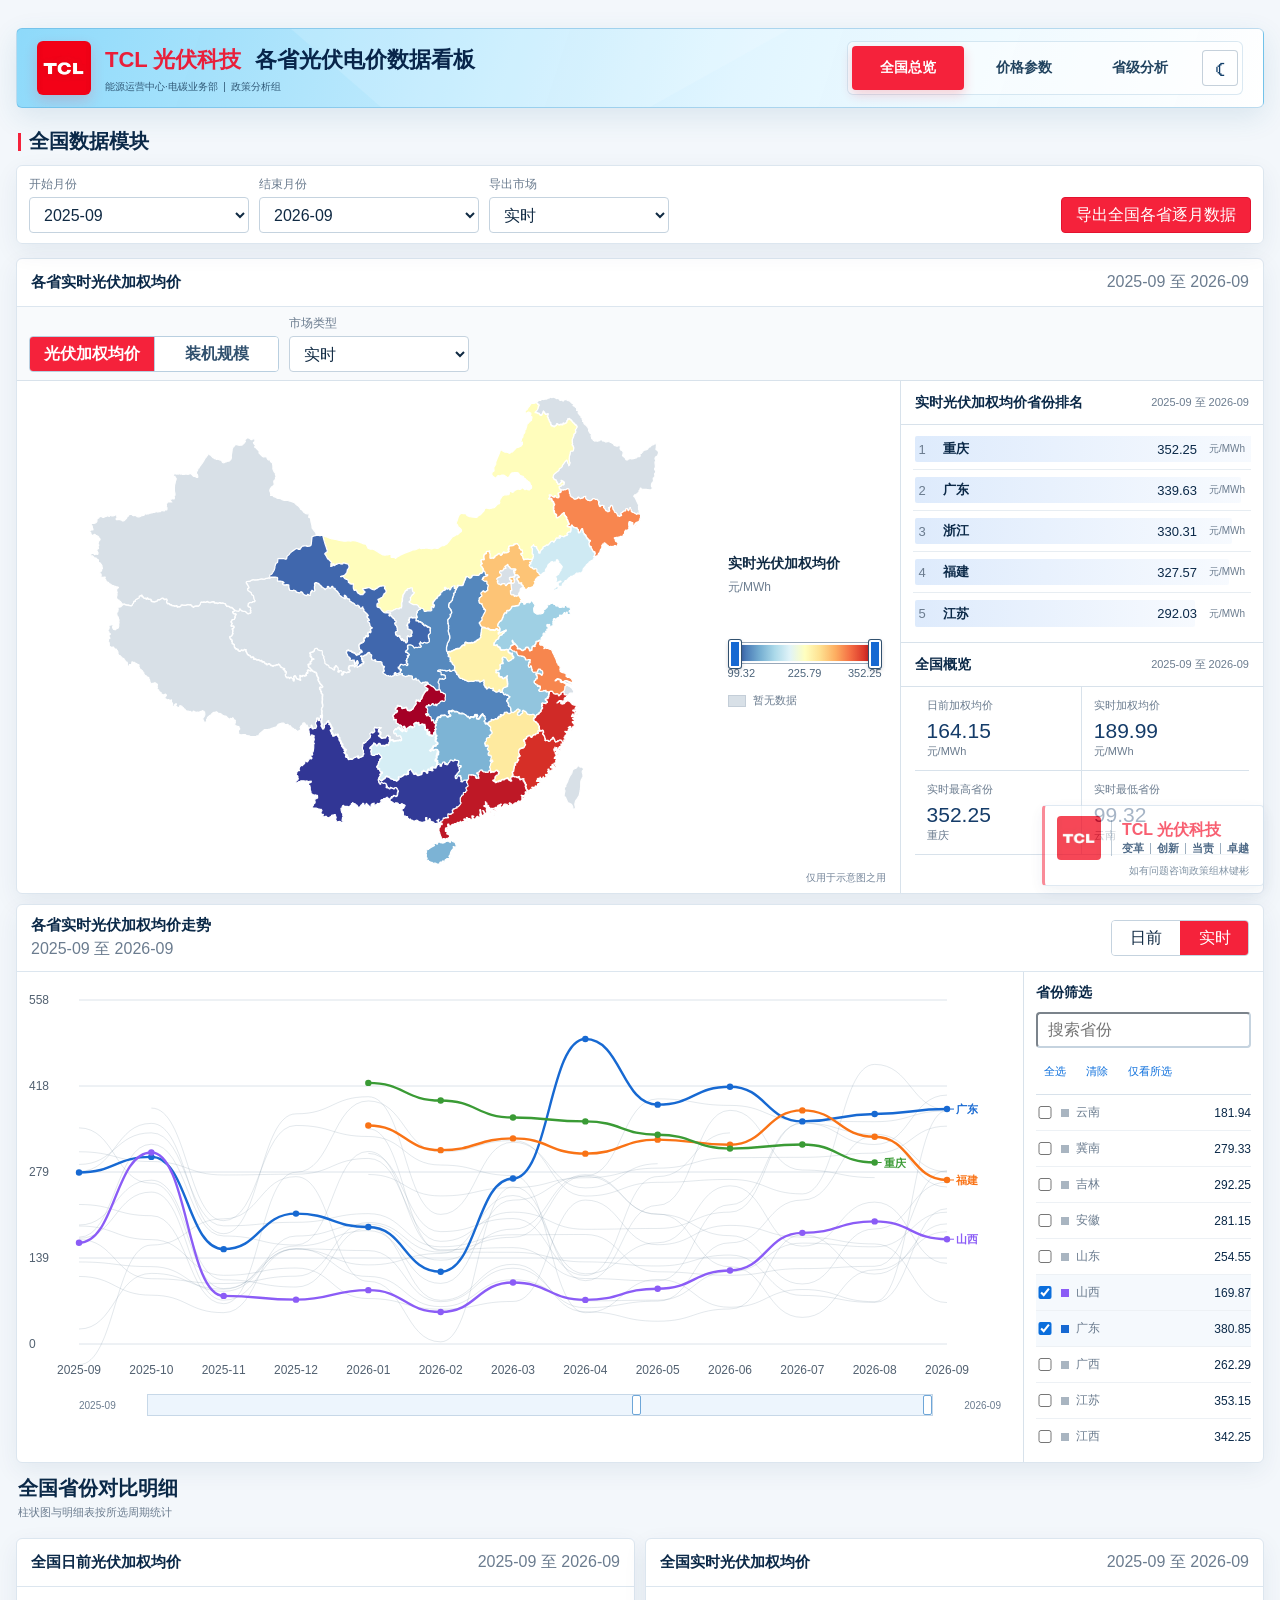
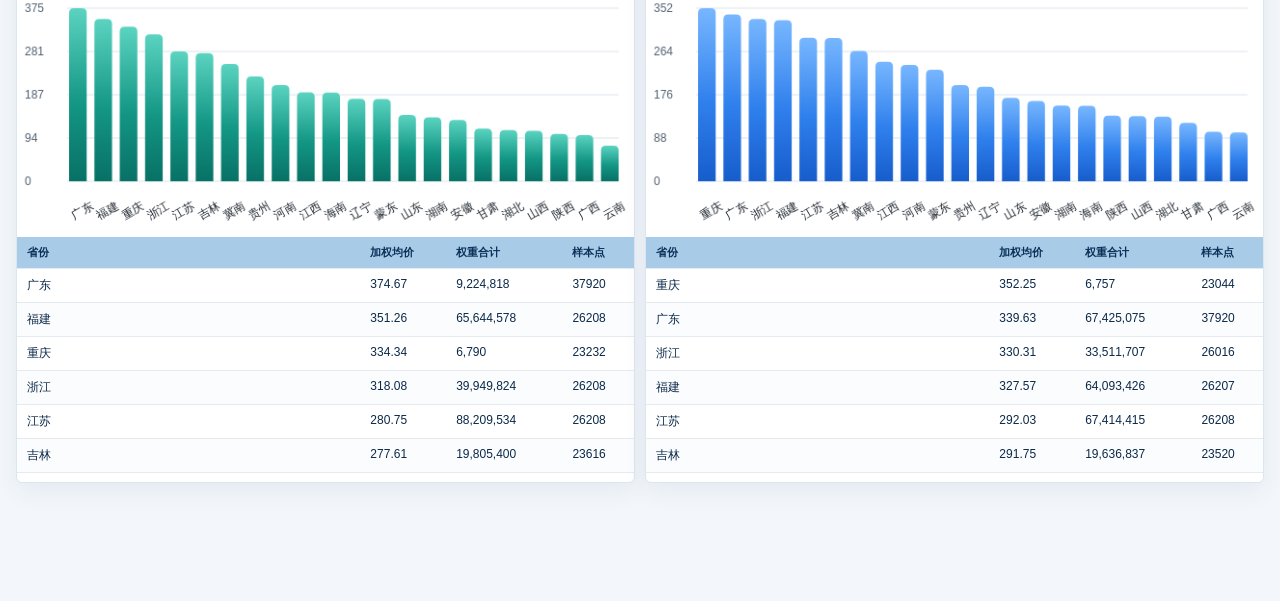
<file: index.html>
<!doctype html>
<html lang="zh-CN">
  <head>
    <meta charset="UTF-8" />
    <meta name="viewport" content="width=device-width, initial-scale=1.0" />
    <title>TCL 光伏科技 | 各省光伏电价数据看板</title>
    <link rel="icon" type="image/png" href="./public/assets/tcl-logo.png" />
    <script>
      try {
        const savedTheme = localStorage.getItem("pv-dashboard-theme");
        document.documentElement.dataset.theme = savedTheme
          || (matchMedia("(prefers-color-scheme: dark)").matches ? "dark" : "light");
      } catch (_error) {
        document.documentElement.dataset.theme = "light";
      }
    </script>
    <link rel="stylesheet" href="./public/styles.css" />
    <link rel="stylesheet" href="./public/styles-v2.css?v=20261019-1" />
    <script src="./public/data/dashboard-data.js?v=20261019-2"></script>
  </head>
  <body class="dashboard-v2" data-active-view="nationalModule">
    <main class="shell">
      <header class="topbar brand-header">
        <div class="brand-identity">
          <img class="header-logo" src="./public/assets/tcl-logo.png" alt="TCL" />
          <div class="brand-content">
            <div class="brand-title">
              <span class="brand-name">TCL 光伏科技</span>
              <h1>各省光伏电价数据看板</h1>
            </div>
            <p class="brand-department">能源运营中心·电碳业务部&nbsp;&nbsp;|&nbsp;&nbsp;政策分析组</p>
          </div>
        </div>
        <nav class="dashboard-nav" aria-label="看板模块导航">
          <a class="is-active" href="#nationalModule">全国总览</a>
          <a href="#priceParams">价格参数</a>
          <a href="#provinceModule">省级分析</a>
          <button id="themeToggle" class="theme-toggle" type="button" aria-label="切换至夜间模式" title="切换至夜间模式">
            <span class="theme-icon theme-icon-moon" aria-hidden="true">☾</span>
            <span class="theme-icon theme-icon-sun" aria-hidden="true">☀</span>
          </button>
        </nav>
        <p id="dataStamp" class="load-status" hidden></p>
      </header>

      <section id="nationalModule" class="module-section dashboard-anchor">
        <div class="module-title">
          <h2>全国数据模块</h2>
        </div>
        <div class="filters national-filters" aria-label="全国数据筛选条件">
          <label>
            <span>开始月份</span>
            <select id="nationalStartMonth"></select>
          </label>
          <label>
            <span>结束月份</span>
            <select id="nationalEndMonth"></select>
          </label>
          <label class="export-market-control">
            <span>导出市场</span>
            <select id="exportNationalMarket">
              <option value="实时" selected>实时</option>
              <option value="日前">日前</option>
              <option value="all">日前 + 实时</option>
            </select>
          </label>
          <div class="filter-action">
            <button id="exportNational" type="button" class="primary">导出全国各省逐月数据</button>
          </div>
        </div>

        <section class="panel map-panel overview-panel" aria-label="全国能源数据热力图与市场概览">
          <div class="panel-head map-panel-head">
            <h2 id="mapTitle">各省实时光伏加权均价</h2>
            <span id="mapPeriodHint"></span>
          </div>
          <div class="map-toolbar">
            <div class="segmented-control" role="group" aria-label="热力图数据类型">
              <button type="button" class="is-active" data-map-mode="price" aria-pressed="true">光伏加权均价</button>
              <button type="button" data-map-mode="capacity" aria-pressed="false">装机规模</button>
            </div>
            <label id="mapMarketControl" class="map-select-control">
              <span>市场类型</span>
              <select id="mapMarketSelect">
                <option value="实时" selected>实时</option>
                <option value="日前">日前</option>
              </select>
            </label>
            <label id="mapCapacityControl" class="map-select-control" hidden>
              <span>电源类型</span>
              <select id="mapCapacitySelect">
                <option value="燃煤">燃煤</option>
                <option value="水电">水电</option>
                <option value="风电">风电</option>
                <option value="光伏" selected>光伏</option>
                <option value="燃气">燃气</option>
                <option value="核电">核电</option>
                <option value="其他">其他</option>
              </select>
            </label>
          </div>
          <div class="overview-content">
            <div class="overview-map-column">
              <div class="map-content">
                <div id="mapStage" class="map-stage">
                  <div id="chinaMapHost" class="china-map-host" aria-live="polite"></div>
                  <div id="mapRangeLabels" class="map-range-labels" aria-hidden="true"></div>
                  <div id="mapTooltip" class="map-tooltip" hidden></div>
                </div>
                <aside class="map-legend" aria-label="热力图图例">
                  <strong id="mapLegendTitle">实时光伏加权均价</strong>
                  <span id="mapLegendUnit">元/MWh</span>
                  <div class="heat-visual-map">
                    <div id="heatScaleTrack" class="heat-scale" tabindex="0" aria-label="热力值范围筛选">
                      <i id="heatHoverBand" class="heat-hover-band" hidden></i>
                      <i id="heatRangeSelection" class="heat-range-selection"></i>
                      <i id="heatValueMarker" class="heat-value-marker" hidden><span></span></i>
                      <input id="heatRangeMin" type="range" min="0" max="100" value="0" aria-label="热力值筛选下限" />
                      <input id="heatRangeMax" type="range" min="0" max="100" value="100" aria-label="热力值筛选上限" />
                      <div id="heatRangeTooltip" class="heat-range-tooltip" hidden></div>
                    </div>
                    <div class="heat-scale-labels">
                      <span id="mapLegendMin">--</span>
                      <span id="mapLegendMid">--</span>
                      <span id="mapLegendMax">--</span>
                    </div>
                    <div id="heatRangeSummary" class="heat-range-summary" hidden aria-hidden="true"></div>
                  </div>
                  <div class="map-no-data"><i></i><span>暂无数据</span></div>
                </aside>
              </div>
              <p class="map-disclaimer">仅用于示意图之用</p>
            </div>
            <div class="overview-side-column">
              <section class="overview-ranking" aria-label="实时电价省份排名">
                <div class="subsection-head">
                  <h3 id="overviewRankingTitle">实时电价省份排名</h3>
                  <span id="overviewRankingPeriod"></span>
                </div>
                <ol id="overviewRankingRows" class="ranking-list"></ol>
              </section>
              <section class="overview-summary" aria-label="全国市场概览">
                <div class="subsection-head">
                  <h3>全国概览</h3>
                  <span id="overviewPeriod"></span>
                </div>
                <div class="overview-metrics">
                  <article><span>日前加权均价</span><strong id="overviewDayAvg">--</strong><small>元/MWh</small></article>
                  <article><span>实时加权均价</span><strong id="overviewRealAvg">--</strong><small>元/MWh</small></article>
                  <article><span>实时最高省份</span><strong id="overviewTopValue">--</strong><small id="overviewTopProvince">--</small></article>
                  <article><span>实时最低省份</span><strong id="overviewLowValue">--</strong><small id="overviewLowProvince">--</small></article>
                </div>
              </section>
            </div>
          </div>
        </section>

      <section class="trend-grid" aria-label="全国多月各省曲线">
        <article class="panel trend-workspace">
          <div class="panel-head trend-panel-head">
            <div>
              <h2 id="nationalTrendTitle">各省实时光伏加权均价走势</h2>
              <span id="nationalTrendPeriod"></span>
            </div>
            <div class="trend-market-switch" role="group" aria-label="趋势市场类型">
              <button type="button" data-trend-market="日前" aria-pressed="false">日前</button>
              <button type="button" class="is-active" data-trend-market="实时" aria-pressed="true">实时</button>
            </div>
          </div>
          <div class="trend-workspace-grid">
            <div class="trend-chart-area">
              <canvas id="nationalTrendChart" class="line-chart" aria-label="各省光伏加权均价走势"></canvas>
              <div class="trend-range" aria-label="趋势月份范围">
                <span id="trendRangeStartLabel">--</span>
                <div class="trend-range-inputs">
                  <input id="trendRangeStart" type="range" min="0" max="1" value="0" aria-label="趋势开始月份" />
                  <input id="trendRangeEnd" type="range" min="0" max="1" value="1" aria-label="趋势结束月份" />
                </div>
                <span id="trendRangeEndLabel">--</span>
              </div>
            </div>
            <aside class="province-focus-panel" aria-label="省份筛选">
              <h3>省份筛选</h3>
              <input id="nationalTrendSearch" class="legend-search" type="search" placeholder="搜索省份" aria-label="搜索趋势省份" />
              <div class="legend-actions">
                <button id="focusAllProvinces" type="button">全选</button>
                <button id="clearFocusedProvinces" type="button">清除</button>
                <button id="toggleTrendContext" type="button" aria-pressed="false">仅看所选</button>
              </div>
              <div id="nationalTrendSelector" class="focus-province-list"></div>
            </aside>
          </div>
        </article>
      </section>

      <section class="section-heading-row">
        <div>
          <h2>全国省份对比明细</h2>
          <span>柱状图与明细表按所选周期统计</span>
        </div>
      </section>
      <section class="national-grid" aria-label="全国数据看板">
        <article class="panel national-panel">
          <div class="panel-head">
            <h2>全国日前光伏加权均价</h2>
            <span id="nationalDayHint"></span>
          </div>
          <canvas id="nationalDayChart" class="bar-chart" aria-label="全国日前光伏加权均价"></canvas>
          <div class="table-wrap compact-table">
            <table>
              <thead>
                <tr>
                  <th>省份</th>
                  <th>加权均价</th>
                  <th>权重合计</th>
                  <th>样本点</th>
                </tr>
              </thead>
              <tbody id="nationalDayRows"></tbody>
            </table>
          </div>
        </article>

        <article class="panel national-panel">
          <div class="panel-head">
            <h2>全国实时光伏加权均价</h2>
            <span id="nationalRealHint"></span>
          </div>
          <canvas id="nationalRealChart" class="bar-chart" aria-label="全国实时光伏加权均价"></canvas>
          <div class="table-wrap compact-table">
            <table>
              <thead>
                <tr>
                  <th>省份</th>
                  <th>加权均价</th>
                  <th>权重合计</th>
                  <th>样本点</th>
                </tr>
              </thead>
              <tbody id="nationalRealRows"></tbody>
            </table>
          </div>
        </article>
      </section>

      <section id="priceParams" class="panel params-panel dashboard-anchor">
        <div class="panel-head">
          <h2>全国价格参数</h2>
        </div>
        <div class="params-tables">
          <article class="params-card">
            <h3>交易中心信息披露价格</h3>
            <div class="table-wrap compact-table">
              <table id="disclosureTable" class="parameter-table">
                <thead id="disclosureHead"></thead>
                <tbody id="disclosureRows"></tbody>
              </table>
            </div>
          </article>
          <article class="params-card">
            <h3>结算单参考价</h3>
            <div class="table-wrap compact-table">
              <table id="settlementTable" class="parameter-table">
                <thead id="settlementHead"></thead>
                <tbody id="settlementRows"></tbody>
              </table>
            </div>
          </article>
          <article class="params-card params-card-wide">
            <h3>机制竞价及差价分摊</h3>
            <div class="table-wrap compact-table">
              <table id="mechanismTable" class="parameter-table">
                <thead id="mechanismHead"></thead>
                <tbody id="mechanismRows"></tbody>
              </table>
            </div>
          </article>
        </div>
      </section>
      </section>

      <section id="provinceModule" class="module-section province-module dashboard-anchor">
        <div class="module-title">
          <h2 data-province-label="数据模块">省级数据模块</h2>
        </div>
        <div class="filters province-filters" aria-label="省级数据筛选条件">
          <label>
            <span>省份</span>
            <select id="provinceSelect"></select>
          </label>
          <label>
            <span>省级开始月份</span>
            <select id="provinceStartMonth"></select>
          </label>
          <label>
            <span>省级结束月份</span>
            <select id="provinceEndMonth"></select>
          </label>
          <label>
            <span>计算口径</span>
            <select id="calcMode">
              <option value="monthly">按单月计算</option>
              <option value="cycle">按多月周期计算</option>
            </select>
          </label>
          <label class="export-market-control">
            <span>导出市场</span>
            <select id="exportProvinceMarket">
              <option value="实时" selected>实时</option>
              <option value="日前">日前</option>
              <option value="all">日前 + 实时</option>
            </select>
          </label>
          <div class="filter-action">
            <button id="exportProvince" type="button" class="primary">导出省级逐月明细</button>
          </div>
        </div>
      <section class="summary-grid">
        <article class="metric">
          <span data-province-label="日前加权均价">省级日前加权均价</span>
          <strong id="dayAvg">--</strong>
          <small>元/MWh</small>
        </article>
        <article class="metric">
          <span data-province-label="实时加权均价">省级实时加权均价</span>
          <strong id="realAvg">--</strong>
          <small>元/MWh</small>
        </article>
        <article class="metric">
          <span data-province-label="覆盖月份">省级覆盖月份</span>
          <strong id="monthCount">--</strong>
          <small>已配对价量</small>
        </article>
        <article class="metric">
          <span data-province-label="光伏电量权重">省级光伏电量权重</span>
          <strong id="volumeTotal">--</strong>
          <small>计算样本合计</small>
        </article>
      </section>

      <section class="panel chart-panel">
          <div class="panel-head">
          <h2 data-province-label="现货加权均价走势">省级现货加权均价走势</h2>
        </div>
        <canvas id="trendChart" class="chart" aria-label="现货加权均价走势"></canvas>
        <div id="provinceTrendLegend" class="interactive-legend compact-legend" aria-label="日前实时图例"></div>
      </section>

      <section class="two-column">
        <article class="panel">
          <div class="panel-head">
            <h2 data-province-label="月度计算结果">省级月度计算结果</h2>
          </div>
          <div class="table-wrap">
            <table>
              <thead>
                <tr>
                  <th>月份</th>
                  <th>市场</th>
                  <th>加权均价</th>
                  <th>权重合计</th>
                  <th>样本点</th>
                </tr>
              </thead>
              <tbody id="resultRows"></tbody>
            </table>
          </div>
        </article>
      </section>
      </section>

    </main>
    <div class="page-watermark" aria-hidden="true">
      <div class="watermark-lockup">
        <img src="./public/assets/tcl-logo.png" alt="" />
        <span class="watermark-divider"></span>
        <span class="watermark-copy">
          <strong>TCL 光伏科技</strong>
          <span class="watermark-values">
            <span>变革</span><i></i><span>创新</span><i></i><span>当责</span><i></i><span>卓越</span>
          </span>
        </span>
      </div>
      <small class="watermark-contact">如有问题咨询政策组林键彬</small>
    </div>
    <script src="./public/vendor/xlsx.full.min.js"></script>
    <script src="./public/assets/china-map.js"></script>
    <script src="./public/app-v2.js?v=20261019-1"></script>
  </body>
</html>
</file>
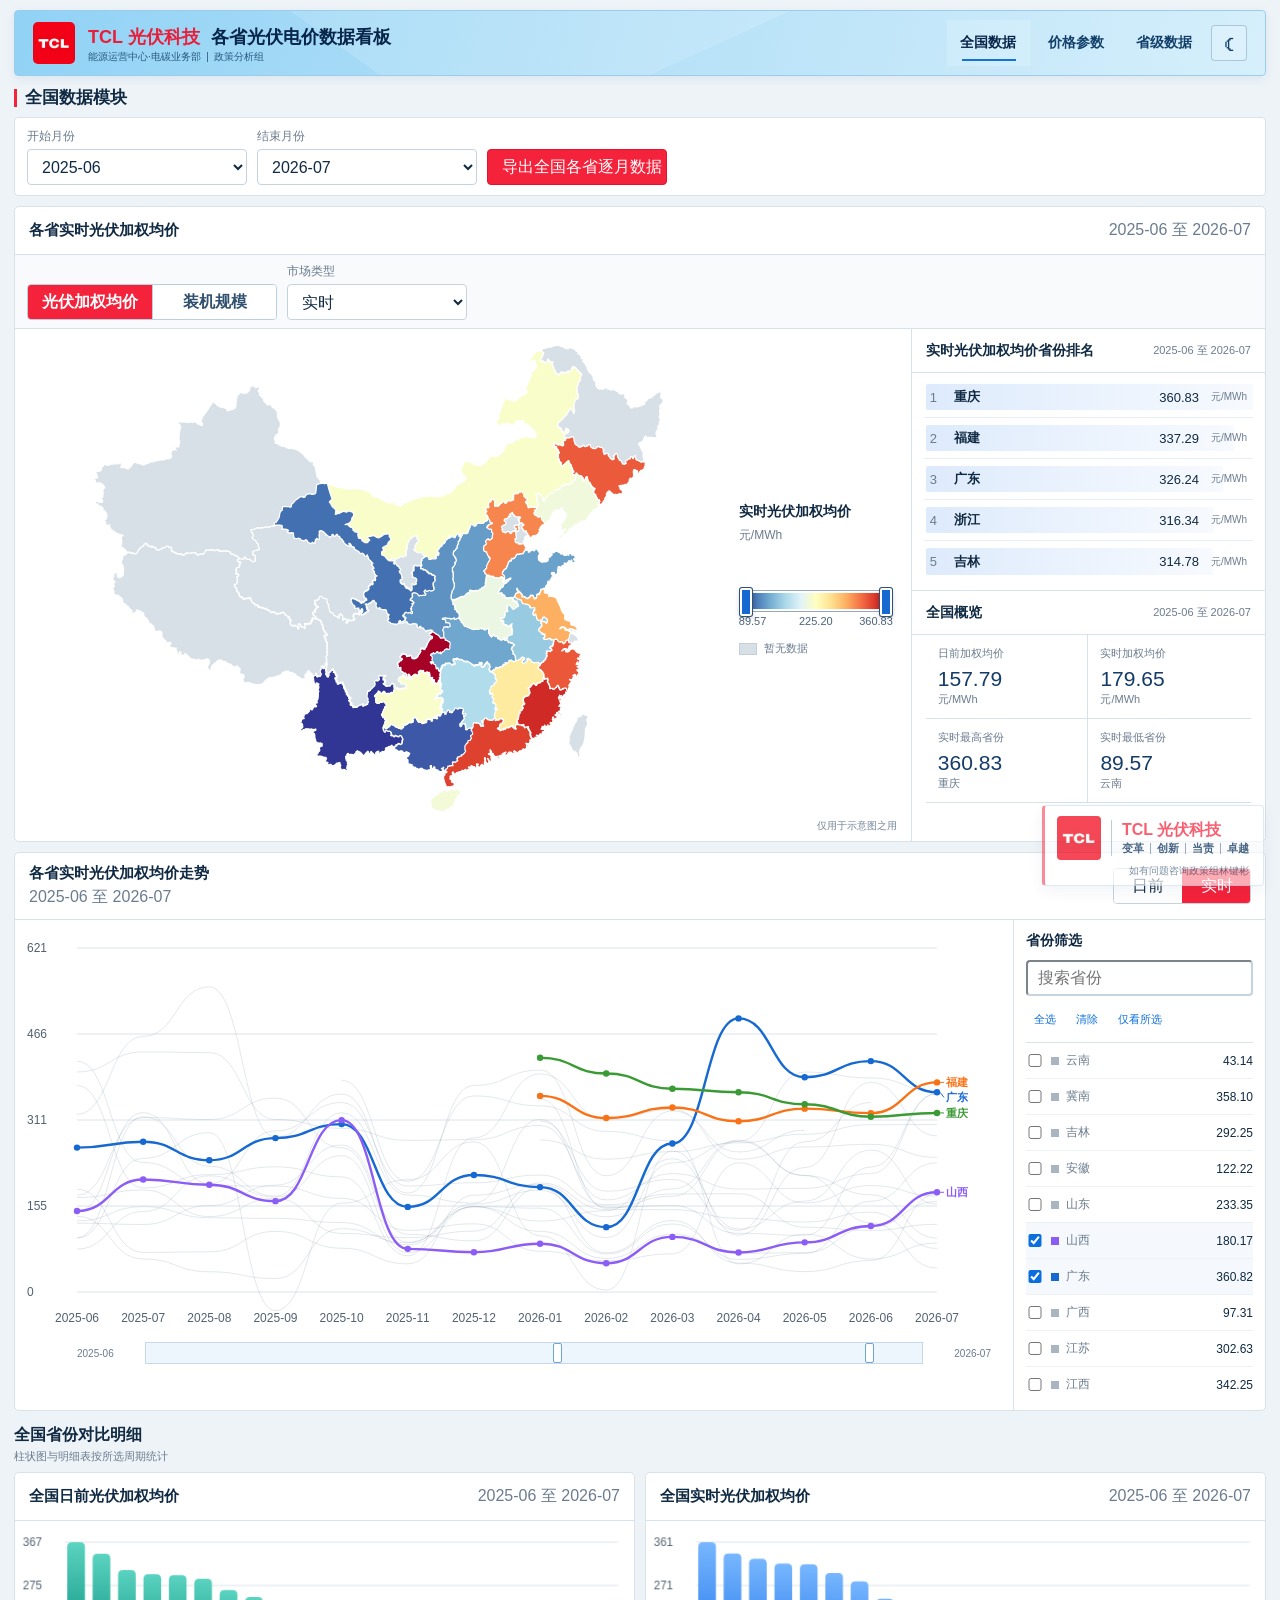
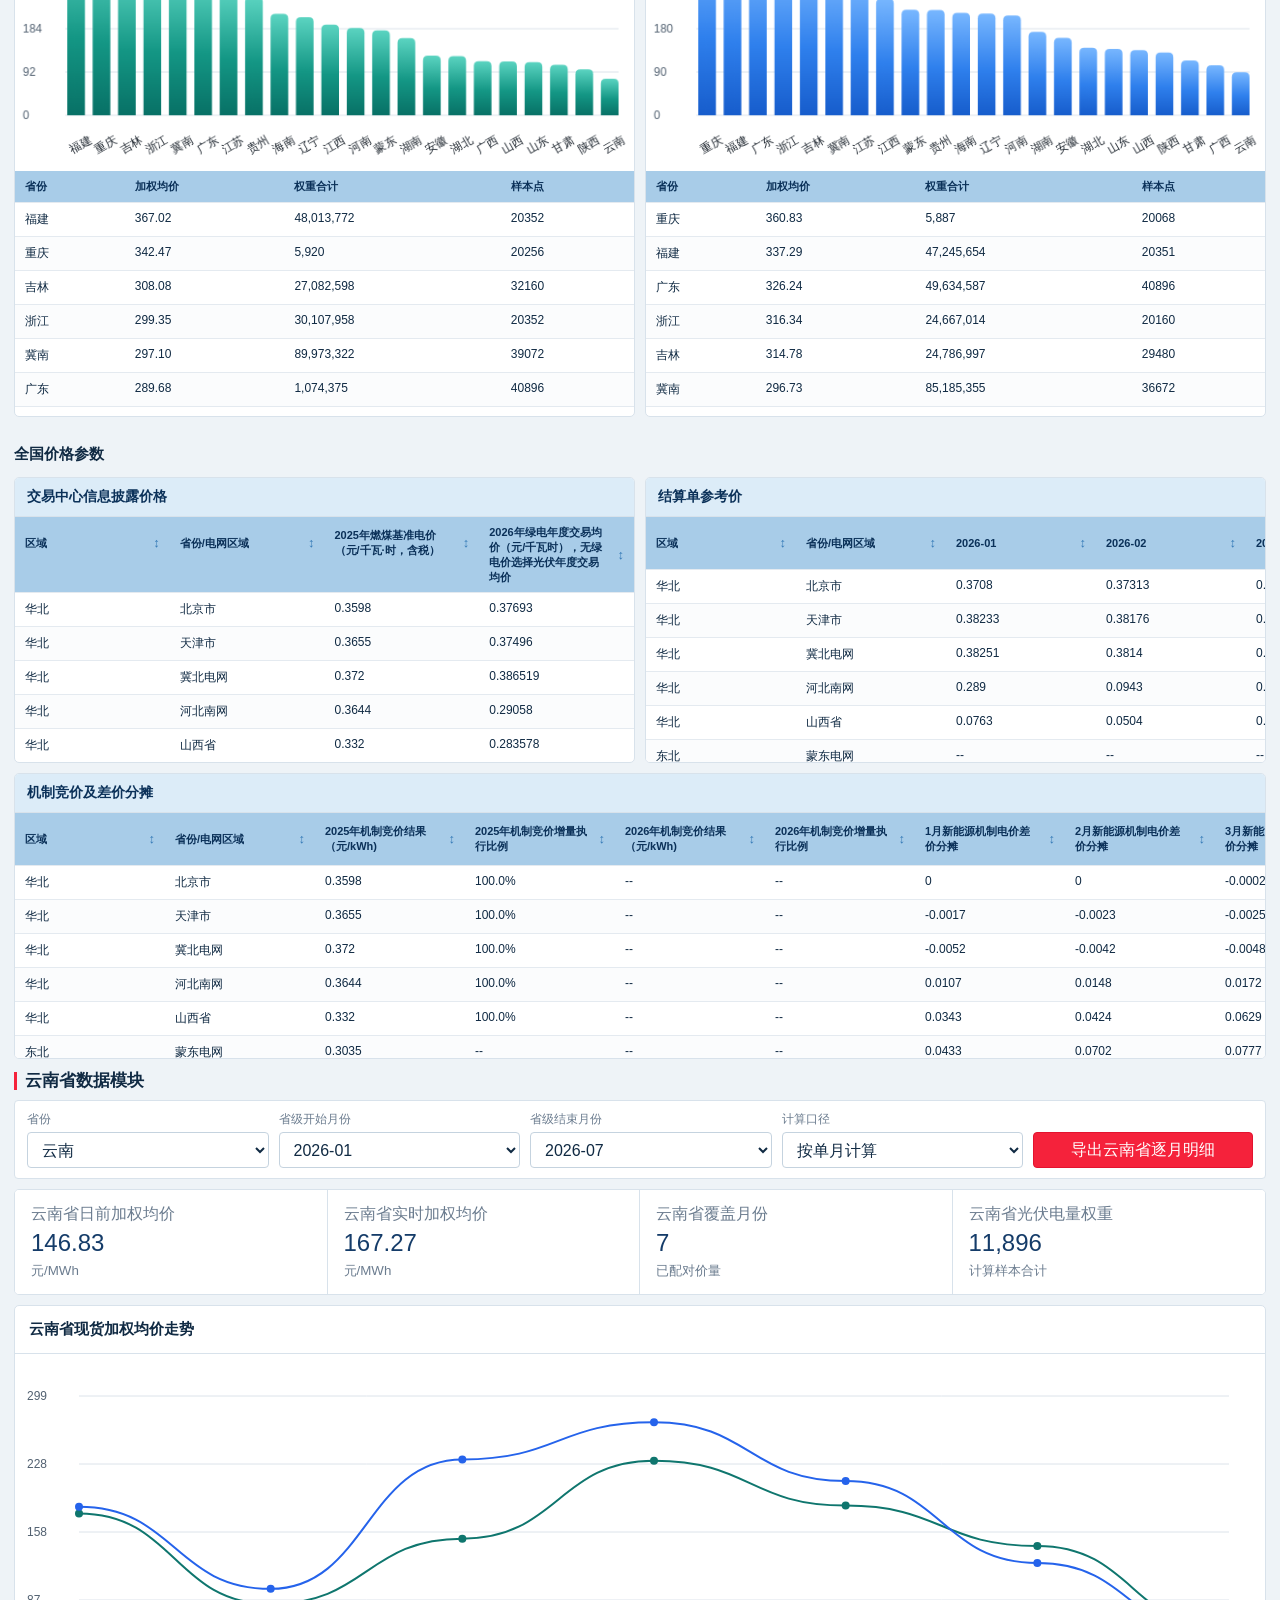
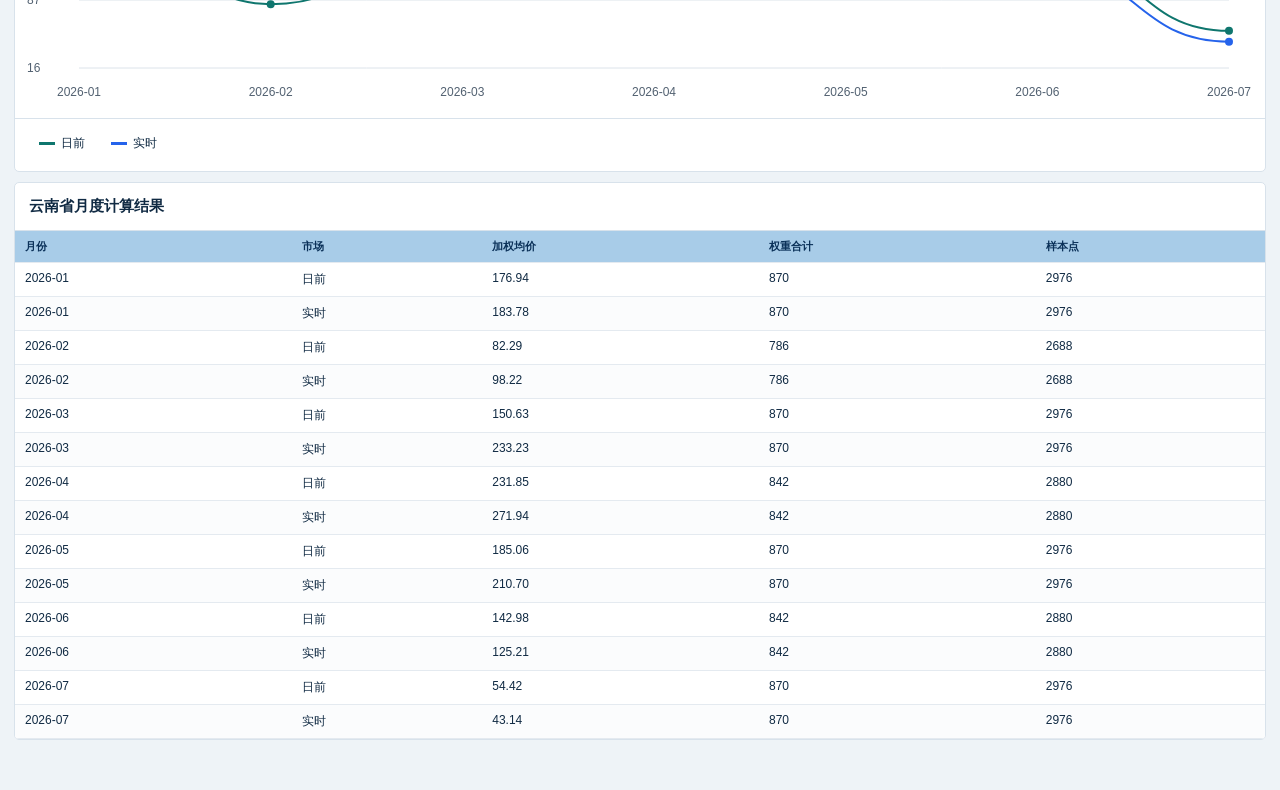
<file: dashboard-v1.html>
<!doctype html>
<html lang="zh-CN">
  <head>
    <meta charset="UTF-8" />
    <meta name="viewport" content="width=device-width, initial-scale=1.0" />
    <title>TCL 光伏科技 | 各省光伏电价数据看板</title>
    <link rel="icon" type="image/png" href="./public/assets/tcl-logo.png" />
    <script>
      try {
        const savedTheme = localStorage.getItem("pv-dashboard-theme");
        document.documentElement.dataset.theme = savedTheme
          || (matchMedia("(prefers-color-scheme: dark)").matches ? "dark" : "light");
      } catch (_error) {
        document.documentElement.dataset.theme = "light";
      }
    </script>
    <link rel="stylesheet" href="./public/styles.css" />
    <script src="./public/data/dashboard-data.js?v=20260913-1"></script>
  </head>
  <body>
    <main class="shell">
      <header class="topbar brand-header">
        <div class="brand-identity">
          <img class="header-logo" src="./public/assets/tcl-logo.png" alt="TCL" />
          <div class="brand-content">
            <div class="brand-title">
              <span class="brand-name">TCL 光伏科技</span>
              <h1>各省光伏电价数据看板</h1>
            </div>
            <p class="brand-department">能源运营中心·电碳业务部&nbsp;&nbsp;|&nbsp;&nbsp;政策分析组</p>
          </div>
        </div>
        <nav class="dashboard-nav" aria-label="看板模块导航">
          <a class="is-active" href="#nationalModule">全国数据</a>
          <a href="#priceParams">价格参数</a>
          <a href="#provinceModule">省级数据</a>
          <button id="themeToggle" class="theme-toggle" type="button" aria-label="切换至夜间模式" title="切换至夜间模式">
            <span class="theme-icon theme-icon-moon" aria-hidden="true">☾</span>
            <span class="theme-icon theme-icon-sun" aria-hidden="true">☀</span>
          </button>
        </nav>
        <p id="dataStamp" class="load-status" hidden></p>
      </header>

      <section id="nationalModule" class="module-section dashboard-anchor">
        <div class="module-title">
          <h2>全国数据模块</h2>
        </div>
        <div class="filters national-filters" aria-label="全国数据筛选条件">
          <label>
            <span>开始月份</span>
            <select id="nationalStartMonth"></select>
          </label>
          <label>
            <span>结束月份</span>
            <select id="nationalEndMonth"></select>
          </label>
          <div class="filter-action">
            <button id="exportNational" type="button" class="primary">导出全国各省逐月数据</button>
          </div>
        </div>

        <section class="panel map-panel overview-panel" aria-label="全国能源数据热力图与市场概览">
          <div class="panel-head map-panel-head">
            <h2 id="mapTitle">各省实时光伏加权均价</h2>
            <span id="mapPeriodHint"></span>
          </div>
          <div class="map-toolbar">
            <div class="segmented-control" role="group" aria-label="热力图数据类型">
              <button type="button" class="is-active" data-map-mode="price" aria-pressed="true">光伏加权均价</button>
              <button type="button" data-map-mode="capacity" aria-pressed="false">装机规模</button>
            </div>
            <label id="mapMarketControl" class="map-select-control">
              <span>市场类型</span>
              <select id="mapMarketSelect">
                <option value="实时" selected>实时</option>
                <option value="日前">日前</option>
              </select>
            </label>
            <label id="mapCapacityControl" class="map-select-control" hidden>
              <span>电源类型</span>
              <select id="mapCapacitySelect">
                <option value="燃煤">燃煤</option>
                <option value="水电">水电</option>
                <option value="风电">风电</option>
                <option value="光伏" selected>光伏</option>
                <option value="燃气">燃气</option>
                <option value="核电">核电</option>
                <option value="其他">其他</option>
              </select>
            </label>
          </div>
          <div class="overview-content">
            <div class="overview-map-column">
              <div class="map-content">
                <div id="mapStage" class="map-stage">
                  <div id="chinaMapHost" class="china-map-host" aria-live="polite"></div>
                  <div id="mapRangeLabels" class="map-range-labels" aria-hidden="true"></div>
                  <div id="mapTooltip" class="map-tooltip" hidden></div>
                </div>
                <aside class="map-legend" aria-label="热力图图例">
                  <strong id="mapLegendTitle">实时光伏加权均价</strong>
                  <span id="mapLegendUnit">元/MWh</span>
                  <div class="heat-visual-map">
                    <div id="heatScaleTrack" class="heat-scale" tabindex="0" aria-label="热力值范围筛选">
                      <i id="heatHoverBand" class="heat-hover-band" hidden></i>
                      <i id="heatRangeSelection" class="heat-range-selection"></i>
                      <i id="heatValueMarker" class="heat-value-marker" hidden><span></span></i>
                      <input id="heatRangeMin" type="range" min="0" max="100" value="0" aria-label="热力值筛选下限" />
                      <input id="heatRangeMax" type="range" min="0" max="100" value="100" aria-label="热力值筛选上限" />
                      <div id="heatRangeTooltip" class="heat-range-tooltip" hidden></div>
                    </div>
                    <div class="heat-scale-labels">
                      <span id="mapLegendMin">--</span>
                      <span id="mapLegendMid">--</span>
                      <span id="mapLegendMax">--</span>
                    </div>
                    <div id="heatRangeSummary" class="heat-range-summary" hidden aria-hidden="true"></div>
                  </div>
                  <div class="map-no-data"><i></i><span>暂无数据</span></div>
                </aside>
              </div>
              <p class="map-disclaimer">仅用于示意图之用</p>
            </div>
            <div class="overview-side-column">
              <section class="overview-ranking" aria-label="实时电价省份排名">
                <div class="subsection-head">
                  <h3 id="overviewRankingTitle">实时电价省份排名</h3>
                  <span id="overviewRankingPeriod"></span>
                </div>
                <ol id="overviewRankingRows" class="ranking-list"></ol>
              </section>
              <section class="overview-summary" aria-label="全国市场概览">
                <div class="subsection-head">
                  <h3>全国概览</h3>
                  <span id="overviewPeriod"></span>
                </div>
                <div class="overview-metrics">
                  <article><span>日前加权均价</span><strong id="overviewDayAvg">--</strong><small>元/MWh</small></article>
                  <article><span>实时加权均价</span><strong id="overviewRealAvg">--</strong><small>元/MWh</small></article>
                  <article><span>实时最高省份</span><strong id="overviewTopValue">--</strong><small id="overviewTopProvince">--</small></article>
                  <article><span>实时最低省份</span><strong id="overviewLowValue">--</strong><small id="overviewLowProvince">--</small></article>
                </div>
              </section>
            </div>
          </div>
        </section>

      <section class="trend-grid" aria-label="全国多月各省曲线">
        <article class="panel trend-workspace">
          <div class="panel-head trend-panel-head">
            <div>
              <h2 id="nationalTrendTitle">各省实时光伏加权均价走势</h2>
              <span id="nationalTrendPeriod"></span>
            </div>
            <div class="trend-market-switch" role="group" aria-label="趋势市场类型">
              <button type="button" data-trend-market="日前" aria-pressed="false">日前</button>
              <button type="button" class="is-active" data-trend-market="实时" aria-pressed="true">实时</button>
            </div>
          </div>
          <div class="trend-workspace-grid">
            <div class="trend-chart-area">
              <canvas id="nationalTrendChart" class="line-chart" aria-label="各省光伏加权均价走势"></canvas>
              <div class="trend-range" aria-label="趋势月份范围">
                <span id="trendRangeStartLabel">--</span>
                <div class="trend-range-inputs">
                  <input id="trendRangeStart" type="range" min="0" max="1" value="0" aria-label="趋势开始月份" />
                  <input id="trendRangeEnd" type="range" min="0" max="1" value="1" aria-label="趋势结束月份" />
                </div>
                <span id="trendRangeEndLabel">--</span>
              </div>
            </div>
            <aside class="province-focus-panel" aria-label="省份筛选">
              <h3>省份筛选</h3>
              <input id="nationalTrendSearch" class="legend-search" type="search" placeholder="搜索省份" aria-label="搜索趋势省份" />
              <div class="legend-actions">
                <button id="focusAllProvinces" type="button">全选</button>
                <button id="clearFocusedProvinces" type="button">清除</button>
                <button id="toggleTrendContext" type="button" aria-pressed="false">仅看所选</button>
              </div>
              <div id="nationalTrendSelector" class="focus-province-list"></div>
            </aside>
          </div>
        </article>
      </section>

      <section class="section-heading-row">
        <div>
          <h2>全国省份对比明细</h2>
          <span>柱状图与明细表按所选周期统计</span>
        </div>
      </section>
      <section class="national-grid" aria-label="全国数据看板">
        <article class="panel national-panel">
          <div class="panel-head">
            <h2>全国日前光伏加权均价</h2>
            <span id="nationalDayHint"></span>
          </div>
          <canvas id="nationalDayChart" class="bar-chart" aria-label="全国日前光伏加权均价"></canvas>
          <div class="table-wrap compact-table">
            <table>
              <thead>
                <tr>
                  <th>省份</th>
                  <th>加权均价</th>
                  <th>权重合计</th>
                  <th>样本点</th>
                </tr>
              </thead>
              <tbody id="nationalDayRows"></tbody>
            </table>
          </div>
        </article>

        <article class="panel national-panel">
          <div class="panel-head">
            <h2>全国实时光伏加权均价</h2>
            <span id="nationalRealHint"></span>
          </div>
          <canvas id="nationalRealChart" class="bar-chart" aria-label="全国实时光伏加权均价"></canvas>
          <div class="table-wrap compact-table">
            <table>
              <thead>
                <tr>
                  <th>省份</th>
                  <th>加权均价</th>
                  <th>权重合计</th>
                  <th>样本点</th>
                </tr>
              </thead>
              <tbody id="nationalRealRows"></tbody>
            </table>
          </div>
        </article>
      </section>

      <section id="priceParams" class="panel params-panel dashboard-anchor">
        <div class="panel-head">
          <h2>全国价格参数</h2>
        </div>
        <div class="params-tables">
          <article class="params-card">
            <h3>交易中心信息披露价格</h3>
            <div class="table-wrap compact-table">
              <table id="disclosureTable" class="parameter-table">
                <thead id="disclosureHead"></thead>
                <tbody id="disclosureRows"></tbody>
              </table>
            </div>
          </article>
          <article class="params-card">
            <h3>结算单参考价</h3>
            <div class="table-wrap compact-table">
              <table id="settlementTable" class="parameter-table">
                <thead id="settlementHead"></thead>
                <tbody id="settlementRows"></tbody>
              </table>
            </div>
          </article>
          <article class="params-card params-card-wide">
            <h3>机制竞价及差价分摊</h3>
            <div class="table-wrap compact-table">
              <table id="mechanismTable" class="parameter-table">
                <thead id="mechanismHead"></thead>
                <tbody id="mechanismRows"></tbody>
              </table>
            </div>
          </article>
        </div>
      </section>
      </section>

      <section id="provinceModule" class="module-section province-module dashboard-anchor">
        <div class="module-title">
          <h2 data-province-label="数据模块">省级数据模块</h2>
        </div>
        <div class="filters province-filters" aria-label="省级数据筛选条件">
          <label>
            <span>省份</span>
            <select id="provinceSelect"></select>
          </label>
          <label>
            <span>省级开始月份</span>
            <select id="provinceStartMonth"></select>
          </label>
          <label>
            <span>省级结束月份</span>
            <select id="provinceEndMonth"></select>
          </label>
          <label>
            <span>计算口径</span>
            <select id="calcMode">
              <option value="monthly">按单月计算</option>
              <option value="cycle">按多月周期计算</option>
            </select>
          </label>
          <div class="filter-action">
            <button id="exportProvince" type="button" class="primary">导出省级逐月明细</button>
          </div>
        </div>
      <section class="summary-grid">
        <article class="metric">
          <span data-province-label="日前加权均价">省级日前加权均价</span>
          <strong id="dayAvg">--</strong>
          <small>元/MWh</small>
        </article>
        <article class="metric">
          <span data-province-label="实时加权均价">省级实时加权均价</span>
          <strong id="realAvg">--</strong>
          <small>元/MWh</small>
        </article>
        <article class="metric">
          <span data-province-label="覆盖月份">省级覆盖月份</span>
          <strong id="monthCount">--</strong>
          <small>已配对价量</small>
        </article>
        <article class="metric">
          <span data-province-label="光伏电量权重">省级光伏电量权重</span>
          <strong id="volumeTotal">--</strong>
          <small>计算样本合计</small>
        </article>
      </section>

      <section class="panel chart-panel">
          <div class="panel-head">
          <h2 data-province-label="现货加权均价走势">省级现货加权均价走势</h2>
        </div>
        <canvas id="trendChart" class="chart" aria-label="现货加权均价走势"></canvas>
        <div id="provinceTrendLegend" class="interactive-legend compact-legend" aria-label="日前实时图例"></div>
      </section>

      <section class="two-column">
        <article class="panel">
          <div class="panel-head">
            <h2 data-province-label="月度计算结果">省级月度计算结果</h2>
          </div>
          <div class="table-wrap">
            <table>
              <thead>
                <tr>
                  <th>月份</th>
                  <th>市场</th>
                  <th>加权均价</th>
                  <th>权重合计</th>
                  <th>样本点</th>
                </tr>
              </thead>
              <tbody id="resultRows"></tbody>
            </table>
          </div>
        </article>
      </section>
      </section>

    </main>
    <div class="page-watermark" aria-hidden="true">
      <div class="watermark-lockup">
        <img src="./public/assets/tcl-logo.png" alt="" />
        <span class="watermark-divider"></span>
        <span class="watermark-copy">
          <strong>TCL 光伏科技</strong>
          <span class="watermark-values">
            <span>变革</span><i></i><span>创新</span><i></i><span>当责</span><i></i><span>卓越</span>
          </span>
        </span>
      </div>
      <small class="watermark-contact">如有问题咨询政策组林键彬</small>
    </div>
    <script src="./public/vendor/xlsx.full.min.js"></script>
    <script src="./public/assets/china-map.js"></script>
    <script src="./public/app.js?v=20260811-2"></script>
  </body>
</html>
</file>
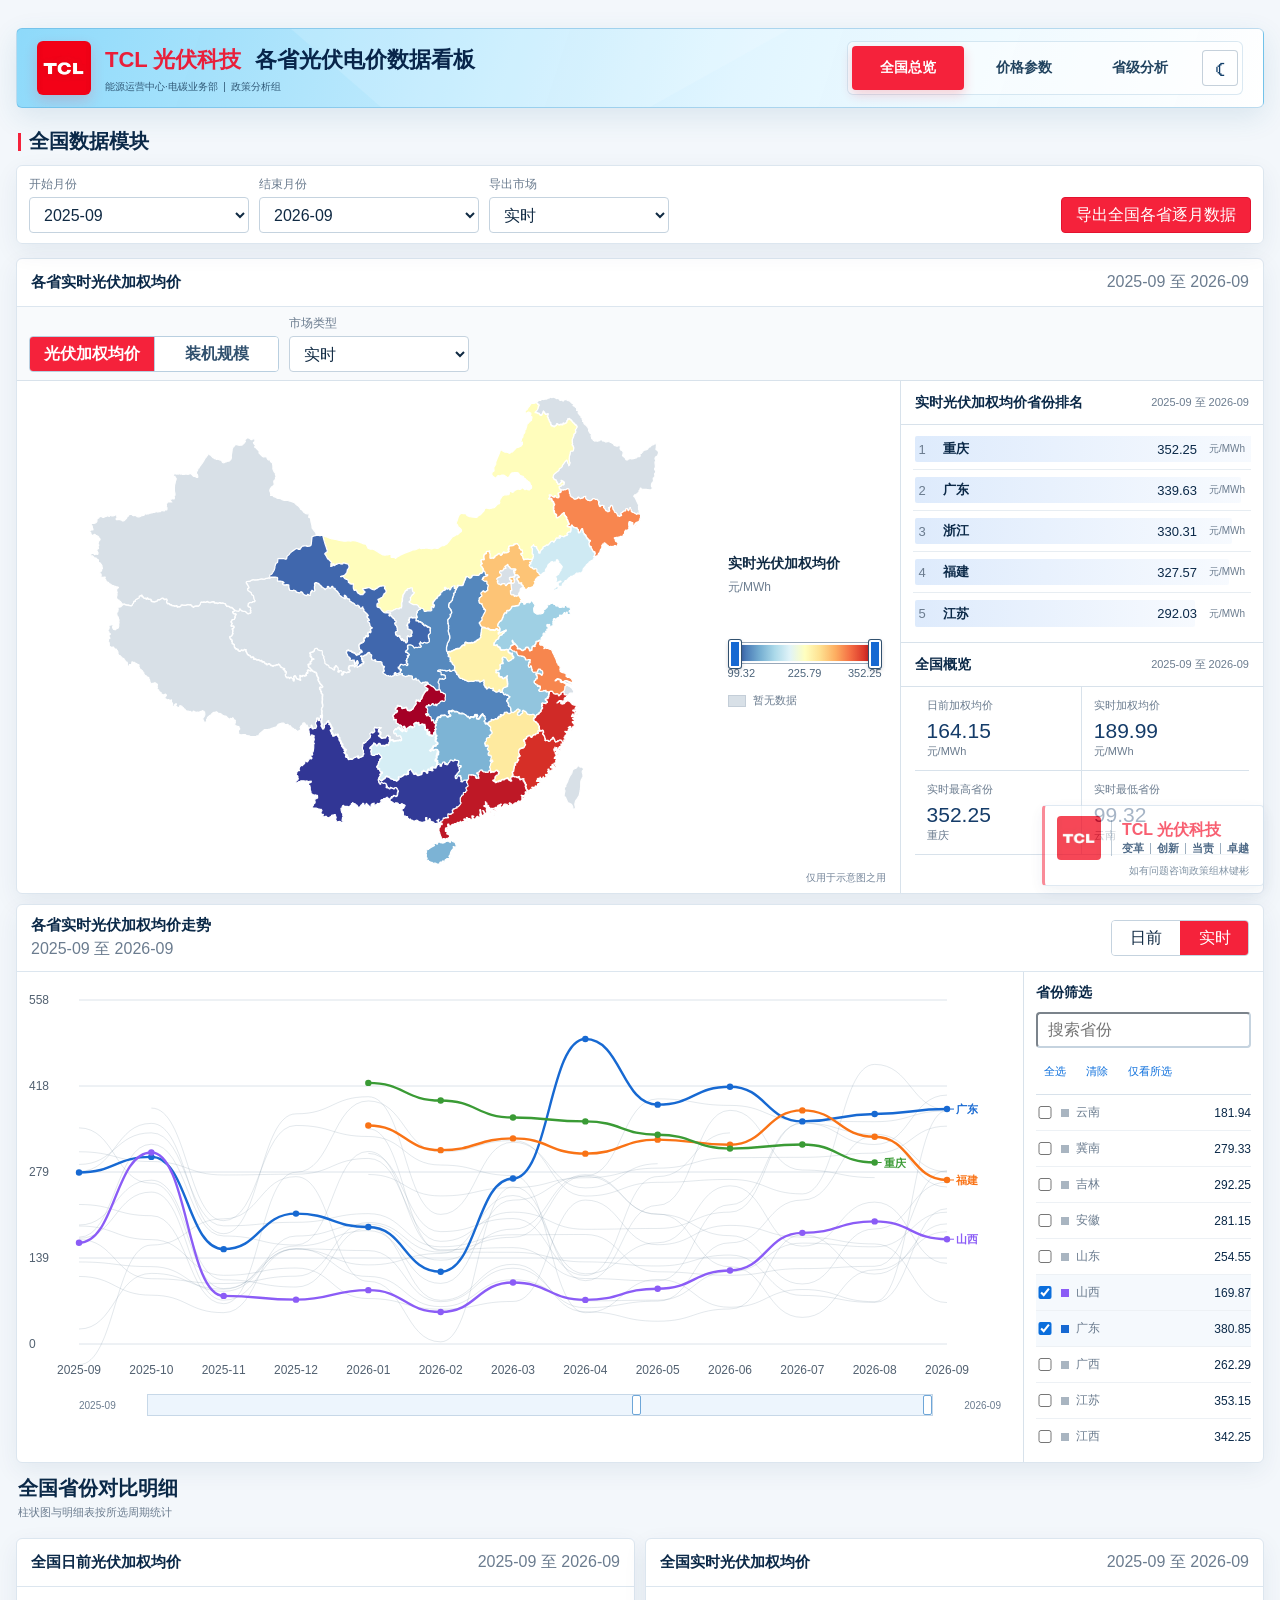
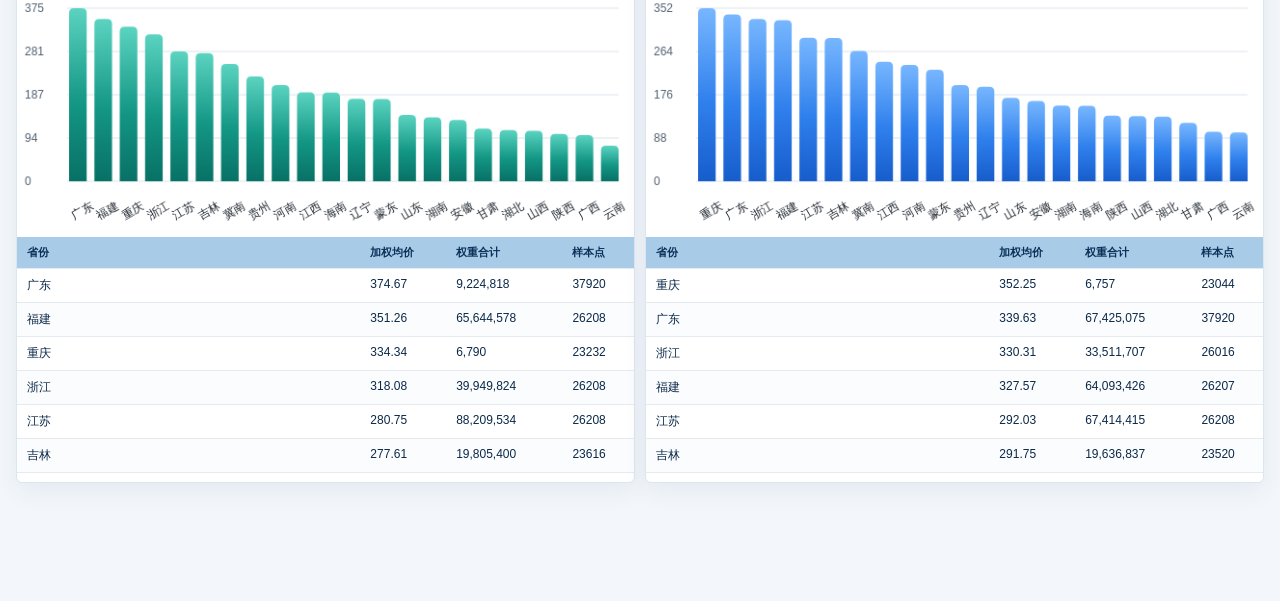
<file: dashboard-v2.html>
<!doctype html>
<html lang="zh-CN">
  <head>
    <meta charset="UTF-8" />
    <meta name="viewport" content="width=device-width, initial-scale=1.0" />
    <title>TCL 光伏科技 | 各省光伏电价数据看板</title>
    <link rel="icon" type="image/png" href="./public/assets/tcl-logo.png" />
    <script>
      try {
        const savedTheme = localStorage.getItem("pv-dashboard-theme");
        document.documentElement.dataset.theme = savedTheme
          || (matchMedia("(prefers-color-scheme: dark)").matches ? "dark" : "light");
      } catch (_error) {
        document.documentElement.dataset.theme = "light";
      }
    </script>
    <link rel="stylesheet" href="./public/styles.css" />
    <link rel="stylesheet" href="./public/styles-v2.css?v=20260811-2" />
    <script src="./public/data/dashboard-data.js?v=20260913-1"></script>
  </head>
  <body class="dashboard-v2" data-active-view="nationalModule">
    <main class="shell">
      <header class="topbar brand-header">
        <div class="brand-identity">
          <img class="header-logo" src="./public/assets/tcl-logo.png" alt="TCL" />
          <div class="brand-content">
            <div class="brand-title">
              <span class="brand-name">TCL 光伏科技</span>
              <h1>各省光伏电价数据看板</h1>
            </div>
            <p class="brand-department">能源运营中心·电碳业务部&nbsp;&nbsp;|&nbsp;&nbsp;政策分析组</p>
          </div>
        </div>
        <nav class="dashboard-nav" aria-label="看板模块导航">
          <a class="is-active" href="#nationalModule">全国总览</a>
          <a href="#priceParams">价格参数</a>
          <a href="#provinceModule">省级分析</a>
          <button id="themeToggle" class="theme-toggle" type="button" aria-label="切换至夜间模式" title="切换至夜间模式">
            <span class="theme-icon theme-icon-moon" aria-hidden="true">☾</span>
            <span class="theme-icon theme-icon-sun" aria-hidden="true">☀</span>
          </button>
        </nav>
        <p id="dataStamp" class="load-status" hidden></p>
      </header>

      <section id="nationalModule" class="module-section dashboard-anchor">
        <div class="module-title">
          <h2>全国数据模块</h2>
        </div>
        <div class="filters national-filters" aria-label="全国数据筛选条件">
          <label>
            <span>开始月份</span>
            <select id="nationalStartMonth"></select>
          </label>
          <label>
            <span>结束月份</span>
            <select id="nationalEndMonth"></select>
          </label>
          <label class="export-market-control">
            <span>导出市场</span>
            <select id="exportNationalMarket">
              <option value="实时" selected>实时</option>
              <option value="日前">日前</option>
              <option value="all">日前 + 实时</option>
            </select>
          </label>
          <div class="filter-action">
            <button id="exportNational" type="button" class="primary">导出全国各省逐月数据</button>
          </div>
        </div>

        <section class="panel map-panel overview-panel" aria-label="全国能源数据热力图与市场概览">
          <div class="panel-head map-panel-head">
            <h2 id="mapTitle">各省实时光伏加权均价</h2>
            <span id="mapPeriodHint"></span>
          </div>
          <div class="map-toolbar">
            <div class="segmented-control" role="group" aria-label="热力图数据类型">
              <button type="button" class="is-active" data-map-mode="price" aria-pressed="true">光伏加权均价</button>
              <button type="button" data-map-mode="capacity" aria-pressed="false">装机规模</button>
            </div>
            <label id="mapMarketControl" class="map-select-control">
              <span>市场类型</span>
              <select id="mapMarketSelect">
                <option value="实时" selected>实时</option>
                <option value="日前">日前</option>
              </select>
            </label>
            <label id="mapCapacityControl" class="map-select-control" hidden>
              <span>电源类型</span>
              <select id="mapCapacitySelect">
                <option value="燃煤">燃煤</option>
                <option value="水电">水电</option>
                <option value="风电">风电</option>
                <option value="光伏" selected>光伏</option>
                <option value="燃气">燃气</option>
                <option value="核电">核电</option>
                <option value="其他">其他</option>
              </select>
            </label>
          </div>
          <div class="overview-content">
            <div class="overview-map-column">
              <div class="map-content">
                <div id="mapStage" class="map-stage">
                  <div id="chinaMapHost" class="china-map-host" aria-live="polite"></div>
                  <div id="mapRangeLabels" class="map-range-labels" aria-hidden="true"></div>
                  <div id="mapTooltip" class="map-tooltip" hidden></div>
                </div>
                <aside class="map-legend" aria-label="热力图图例">
                  <strong id="mapLegendTitle">实时光伏加权均价</strong>
                  <span id="mapLegendUnit">元/MWh</span>
                  <div class="heat-visual-map">
                    <div id="heatScaleTrack" class="heat-scale" tabindex="0" aria-label="热力值范围筛选">
                      <i id="heatHoverBand" class="heat-hover-band" hidden></i>
                      <i id="heatRangeSelection" class="heat-range-selection"></i>
                      <i id="heatValueMarker" class="heat-value-marker" hidden><span></span></i>
                      <input id="heatRangeMin" type="range" min="0" max="100" value="0" aria-label="热力值筛选下限" />
                      <input id="heatRangeMax" type="range" min="0" max="100" value="100" aria-label="热力值筛选上限" />
                      <div id="heatRangeTooltip" class="heat-range-tooltip" hidden></div>
                    </div>
                    <div class="heat-scale-labels">
                      <span id="mapLegendMin">--</span>
                      <span id="mapLegendMid">--</span>
                      <span id="mapLegendMax">--</span>
                    </div>
                    <div id="heatRangeSummary" class="heat-range-summary" hidden aria-hidden="true"></div>
                  </div>
                  <div class="map-no-data"><i></i><span>暂无数据</span></div>
                </aside>
              </div>
              <p class="map-disclaimer">仅用于示意图之用</p>
            </div>
            <div class="overview-side-column">
              <section class="overview-ranking" aria-label="实时电价省份排名">
                <div class="subsection-head">
                  <h3 id="overviewRankingTitle">实时电价省份排名</h3>
                  <span id="overviewRankingPeriod"></span>
                </div>
                <ol id="overviewRankingRows" class="ranking-list"></ol>
              </section>
              <section class="overview-summary" aria-label="全国市场概览">
                <div class="subsection-head">
                  <h3>全国概览</h3>
                  <span id="overviewPeriod"></span>
                </div>
                <div class="overview-metrics">
                  <article><span>日前加权均价</span><strong id="overviewDayAvg">--</strong><small>元/MWh</small></article>
                  <article><span>实时加权均价</span><strong id="overviewRealAvg">--</strong><small>元/MWh</small></article>
                  <article><span>实时最高省份</span><strong id="overviewTopValue">--</strong><small id="overviewTopProvince">--</small></article>
                  <article><span>实时最低省份</span><strong id="overviewLowValue">--</strong><small id="overviewLowProvince">--</small></article>
                </div>
              </section>
            </div>
          </div>
        </section>

      <section class="trend-grid" aria-label="全国多月各省曲线">
        <article class="panel trend-workspace">
          <div class="panel-head trend-panel-head">
            <div>
              <h2 id="nationalTrendTitle">各省实时光伏加权均价走势</h2>
              <span id="nationalTrendPeriod"></span>
            </div>
            <div class="trend-market-switch" role="group" aria-label="趋势市场类型">
              <button type="button" data-trend-market="日前" aria-pressed="false">日前</button>
              <button type="button" class="is-active" data-trend-market="实时" aria-pressed="true">实时</button>
            </div>
          </div>
          <div class="trend-workspace-grid">
            <div class="trend-chart-area">
              <canvas id="nationalTrendChart" class="line-chart" aria-label="各省光伏加权均价走势"></canvas>
              <div class="trend-range" aria-label="趋势月份范围">
                <span id="trendRangeStartLabel">--</span>
                <div class="trend-range-inputs">
                  <input id="trendRangeStart" type="range" min="0" max="1" value="0" aria-label="趋势开始月份" />
                  <input id="trendRangeEnd" type="range" min="0" max="1" value="1" aria-label="趋势结束月份" />
                </div>
                <span id="trendRangeEndLabel">--</span>
              </div>
            </div>
            <aside class="province-focus-panel" aria-label="省份筛选">
              <h3>省份筛选</h3>
              <input id="nationalTrendSearch" class="legend-search" type="search" placeholder="搜索省份" aria-label="搜索趋势省份" />
              <div class="legend-actions">
                <button id="focusAllProvinces" type="button">全选</button>
                <button id="clearFocusedProvinces" type="button">清除</button>
                <button id="toggleTrendContext" type="button" aria-pressed="false">仅看所选</button>
              </div>
              <div id="nationalTrendSelector" class="focus-province-list"></div>
            </aside>
          </div>
        </article>
      </section>

      <section class="section-heading-row">
        <div>
          <h2>全国省份对比明细</h2>
          <span>柱状图与明细表按所选周期统计</span>
        </div>
      </section>
      <section class="national-grid" aria-label="全国数据看板">
        <article class="panel national-panel">
          <div class="panel-head">
            <h2>全国日前光伏加权均价</h2>
            <span id="nationalDayHint"></span>
          </div>
          <canvas id="nationalDayChart" class="bar-chart" aria-label="全国日前光伏加权均价"></canvas>
          <div class="table-wrap compact-table">
            <table>
              <thead>
                <tr>
                  <th>省份</th>
                  <th>加权均价</th>
                  <th>权重合计</th>
                  <th>样本点</th>
                </tr>
              </thead>
              <tbody id="nationalDayRows"></tbody>
            </table>
          </div>
        </article>

        <article class="panel national-panel">
          <div class="panel-head">
            <h2>全国实时光伏加权均价</h2>
            <span id="nationalRealHint"></span>
          </div>
          <canvas id="nationalRealChart" class="bar-chart" aria-label="全国实时光伏加权均价"></canvas>
          <div class="table-wrap compact-table">
            <table>
              <thead>
                <tr>
                  <th>省份</th>
                  <th>加权均价</th>
                  <th>权重合计</th>
                  <th>样本点</th>
                </tr>
              </thead>
              <tbody id="nationalRealRows"></tbody>
            </table>
          </div>
        </article>
      </section>

      <section id="priceParams" class="panel params-panel dashboard-anchor">
        <div class="panel-head">
          <h2>全国价格参数</h2>
        </div>
        <div class="params-tables">
          <article class="params-card">
            <h3>交易中心信息披露价格</h3>
            <div class="table-wrap compact-table">
              <table id="disclosureTable" class="parameter-table">
                <thead id="disclosureHead"></thead>
                <tbody id="disclosureRows"></tbody>
              </table>
            </div>
          </article>
          <article class="params-card">
            <h3>结算单参考价</h3>
            <div class="table-wrap compact-table">
              <table id="settlementTable" class="parameter-table">
                <thead id="settlementHead"></thead>
                <tbody id="settlementRows"></tbody>
              </table>
            </div>
          </article>
          <article class="params-card params-card-wide">
            <h3>机制竞价及差价分摊</h3>
            <div class="table-wrap compact-table">
              <table id="mechanismTable" class="parameter-table">
                <thead id="mechanismHead"></thead>
                <tbody id="mechanismRows"></tbody>
              </table>
            </div>
          </article>
        </div>
      </section>
      </section>

      <section id="provinceModule" class="module-section province-module dashboard-anchor">
        <div class="module-title">
          <h2 data-province-label="数据模块">省级数据模块</h2>
        </div>
        <div class="filters province-filters" aria-label="省级数据筛选条件">
          <label>
            <span>省份</span>
            <select id="provinceSelect"></select>
          </label>
          <label>
            <span>省级开始月份</span>
            <select id="provinceStartMonth"></select>
          </label>
          <label>
            <span>省级结束月份</span>
            <select id="provinceEndMonth"></select>
          </label>
          <label>
            <span>计算口径</span>
            <select id="calcMode">
              <option value="monthly">按单月计算</option>
              <option value="cycle">按多月周期计算</option>
            </select>
          </label>
          <label class="export-market-control">
            <span>导出市场</span>
            <select id="exportProvinceMarket">
              <option value="实时" selected>实时</option>
              <option value="日前">日前</option>
              <option value="all">日前 + 实时</option>
            </select>
          </label>
          <div class="filter-action">
            <button id="exportProvince" type="button" class="primary">导出省级逐月明细</button>
          </div>
        </div>
      <section class="summary-grid">
        <article class="metric">
          <span data-province-label="日前加权均价">省级日前加权均价</span>
          <strong id="dayAvg">--</strong>
          <small>元/MWh</small>
        </article>
        <article class="metric">
          <span data-province-label="实时加权均价">省级实时加权均价</span>
          <strong id="realAvg">--</strong>
          <small>元/MWh</small>
        </article>
        <article class="metric">
          <span data-province-label="覆盖月份">省级覆盖月份</span>
          <strong id="monthCount">--</strong>
          <small>已配对价量</small>
        </article>
        <article class="metric">
          <span data-province-label="光伏电量权重">省级光伏电量权重</span>
          <strong id="volumeTotal">--</strong>
          <small>计算样本合计</small>
        </article>
      </section>

      <section class="panel chart-panel">
          <div class="panel-head">
          <h2 data-province-label="现货加权均价走势">省级现货加权均价走势</h2>
        </div>
        <canvas id="trendChart" class="chart" aria-label="现货加权均价走势"></canvas>
        <div id="provinceTrendLegend" class="interactive-legend compact-legend" aria-label="日前实时图例"></div>
      </section>

      <section class="two-column">
        <article class="panel">
          <div class="panel-head">
            <h2 data-province-label="月度计算结果">省级月度计算结果</h2>
          </div>
          <div class="table-wrap">
            <table>
              <thead>
                <tr>
                  <th>月份</th>
                  <th>市场</th>
                  <th>加权均价</th>
                  <th>权重合计</th>
                  <th>样本点</th>
                </tr>
              </thead>
              <tbody id="resultRows"></tbody>
            </table>
          </div>
        </article>
      </section>
      </section>

    </main>
    <div class="page-watermark" aria-hidden="true">
      <div class="watermark-lockup">
        <img src="./public/assets/tcl-logo.png" alt="" />
        <span class="watermark-divider"></span>
        <span class="watermark-copy">
          <strong>TCL 光伏科技</strong>
          <span class="watermark-values">
            <span>变革</span><i></i><span>创新</span><i></i><span>当责</span><i></i><span>卓越</span>
          </span>
        </span>
      </div>
      <small class="watermark-contact">如有问题咨询政策组林键彬</small>
    </div>
    <script src="./public/vendor/xlsx.full.min.js"></script>
    <script src="./public/assets/china-map.js"></script>
    <script src="./public/app-v2.js?v=20260913-1"></script>
  </body>
</html>
</file>
<file: public/styles.css>
:root {
  color-scheme: light;
  --bg: #f2f6fb;
  --panel: #ffffff;
  --ink: #08254a;
  --muted: #60748b;
  --line: #cfdeeb;
  --accent: #0f766e;
  --accent-strong: #0b5f59;
  --warn: #b45309;
  --blue: #2563eb;
  --brand: #f5223b;
  --table-head: #a8cce8;
  --chart-grid: #dce3ea;
  --chart-label: #526171;
  --chart-text: #1b232c;
  --chart-context: rgba(130, 149, 168, 0.22);
  --chart-context-fill: rgba(130, 149, 168, 0.16);
}

* {
  box-sizing: border-box;
}

[hidden] {
  display: none !important;
}

body {
  margin: 0;
  background: var(--bg);
  color: var(--ink);
  font-family: "Microsoft YaHei", "Segoe UI", Arial, sans-serif;
}

html {
  scroll-behavior: smooth;
}

button,
select {
  font: inherit;
}

.shell {
  width: min(1440px, calc(100vw - 40px));
  margin: 0 auto;
  padding: 16px 0 40px;
}

.topbar {
  display: flex;
  align-items: center;
  justify-content: space-between;
  gap: 24px;
  margin-bottom: 14px;
}

.brand-header {
  position: sticky;
  top: 0;
  z-index: 20;
  min-height: 88px;
  padding: 13px 22px;
  border: 1px solid #75bee8;
  border-radius: 6px;
  background: linear-gradient(105deg, #79c5f2 0%, #98d5f6 52%, #b8e3f8 100%);
  box-shadow: 0 7px 20px rgba(48, 132, 184, 0.16);
  overflow: hidden;
}

.brand-header::after {
  content: "";
  position: absolute;
  inset: 0 38% 0 22%;
  background: rgba(255, 255, 255, 0.13);
  clip-path: polygon(0 0, 100% 0, 72% 100%, 18% 100%);
  pointer-events: none;
}

.brand-identity {
  position: relative;
  z-index: 1;
  display: flex;
  align-items: center;
  min-width: 0;
  gap: 13px;
}

.header-logo {
  width: 50px;
  height: 50px;
  flex: 0 0 auto;
  border-radius: 5px;
  object-fit: cover;
}

.brand-content {
  display: grid;
  gap: 6px;
  min-width: 0;
}

.brand-title {
  display: flex;
  align-items: center;
  gap: 13px;
  white-space: nowrap;
}

.brand-name {
  color: #e91f3a;
  font-size: 21px;
  font-weight: 800;
  white-space: nowrap;
}

.brand-department {
  color: #28587f;
  font-size: 11px;
  line-height: 1;
}

h1,
h2,
p {
  margin: 0;
}

h1 {
  color: #08254a;
  font-size: 21px;
  line-height: 1;
}

h2 {
  font-size: 16px;
}

.panel-head span,
.metric small,
.metric span {
  color: var(--muted);
}

.load-status {
  position: absolute;
  left: 86px;
  bottom: 4px;
  z-index: 2;
  color: #9f1528;
  font-size: 11px;
}

.dashboard-nav {
  position: relative;
  z-index: 1;
  display: flex;
  align-self: stretch;
  align-items: stretch;
  gap: 4px;
}

.dashboard-nav a {
  position: relative;
  display: flex;
  align-items: center;
  min-width: 92px;
  padding: 0 15px;
  color: #123f6a;
  font-size: 15px;
  font-weight: 600;
  text-decoration: none;
  white-space: nowrap;
}

.dashboard-nav a::after {
  content: "";
  position: absolute;
  right: 15px;
  bottom: 5px;
  left: 15px;
  height: 2px;
  background: transparent;
}

.dashboard-nav a:hover,
.dashboard-nav a.is-active {
  color: #08254a;
  background: rgba(255, 255, 255, 0.2);
}

.dashboard-nav a.is-active::after {
  background: #e91f3a;
}

.dashboard-anchor {
  scroll-margin-top: 104px;
}

button {
  min-height: 40px;
  border: 1px solid var(--line);
  background: var(--panel);
  color: var(--ink);
  border-radius: 6px;
  padding: 0 14px;
  cursor: pointer;
}

button.primary {
  border-color: var(--brand);
  background: var(--brand);
  color: white;
}

button:hover {
  border-color: var(--brand);
}

.filters {
  display: grid;
  grid-template-columns: repeat(4, minmax(160px, 1fr));
  gap: 12px;
  padding: 14px;
  background: var(--panel);
  border: 1px solid var(--line);
  border-radius: 8px;
  box-shadow: 0 4px 14px rgba(35, 72, 108, 0.05);
}

.national-filters {
  grid-template-columns: repeat(2, minmax(180px, 260px)) minmax(240px, 1fr);
}

.map-panel {
  margin-top: 14px;
}

.map-panel-head h2 {
  font-size: 17px;
}

.map-toolbar {
  display: flex;
  align-items: end;
  gap: 12px;
  padding: 12px 16px;
  border-bottom: 1px solid var(--line);
  background: #f8fbfe;
}

.segmented-control {
  display: inline-grid;
  grid-template-columns: repeat(2, minmax(132px, 1fr));
  align-self: end;
  border: 1px solid #b9cfe0;
  border-radius: 6px;
  overflow: hidden;
}

.segmented-control button {
  min-height: 40px;
  border: 0;
  border-radius: 0;
  background: #ffffff;
  color: #31516f;
  font-weight: 600;
}

.segmented-control button + button {
  border-left: 1px solid #b9cfe0;
}

.segmented-control button.is-active {
  background: #176f9f;
  color: #ffffff;
}

#exportNational,
#exportProvince,
.segmented-control button.is-active {
  border-color: #e3132f;
  background: var(--brand);
  color: #fff;
}

#exportNational:hover,
#exportProvince:hover,
.segmented-control button.is-active:hover {
  border-color: #c70e28;
  background: #dc1833;
}

.map-select-control {
  width: min(210px, 100%);
}

.map-content {
  display: grid;
  grid-template-columns: minmax(0, 1fr) 190px;
  gap: 20px;
  align-items: center;
  padding: 18px 22px 12px;
}

.map-stage {
  position: relative;
  display: grid;
  place-items: center;
  min-width: 0;
  min-height: 470px;
}

.china-map-host {
  display: grid;
  width: 100%;
  min-height: 420px;
  place-items: center;
}

.china-map-host svg {
  display: block;
  width: 100%;
  max-height: 520px;
  overflow: visible;
}

.china-map-host .map-region {
  fill: #d8e0e7;
  stroke: #ffffff;
  stroke-width: 1.2;
  vector-effect: non-scaling-stroke;
  cursor: pointer;
  transition: fill 180ms ease, filter 180ms ease, stroke-width 180ms ease;
}

.china-map-host .map-region:hover,
.china-map-host .map-region:focus {
  filter: brightness(0.92) saturate(1.08);
  outline: none;
  stroke: #173b60;
  stroke-width: 1.8;
}

.china-map-host .map-region.is-selected {
  filter: brightness(1.04) saturate(1.12) drop-shadow(0 3px 5px rgba(15, 49, 82, 0.28));
  stroke: #0b3159;
  stroke-width: 2.6;
}

.china-map-host .map-region.is-preview:not(.is-selected) {
  filter: brightness(1.03) saturate(1.1) drop-shadow(0 2px 4px rgba(23, 105, 210, 0.22));
  stroke: #1769d2;
  stroke-width: 2.2;
}

.china-map-host .map-region.is-out-of-range:not(.is-selected):not(.is-preview) {
  opacity: 0.18;
  filter: saturate(0.25);
}

.china-map-host .map-region.is-out-of-range:hover,
.china-map-host .map-region.is-out-of-range:focus {
  opacity: 1;
}

.map-range-labels {
  position: absolute;
  z-index: 5;
  inset: 0;
  pointer-events: none;
}

.map-range-labels span {
  position: absolute;
  padding: 2px 5px;
  border: 1px solid rgba(255, 255, 255, 0.72);
  border-radius: 3px;
  background: rgba(11, 49, 89, 0.86);
  box-shadow: 0 2px 6px rgba(15, 23, 42, 0.2);
  color: #fff;
  font-size: 10px;
  font-weight: 600;
  line-height: 1.2;
  white-space: nowrap;
  transform: translate(-50%, -50%);
}

.map-legend {
  display: grid;
  align-content: center;
  gap: 8px;
  min-width: 0;
  padding: 8px 4px;
}

.map-legend strong {
  color: var(--ink);
  font-size: 14px;
  line-height: 1.4;
}

.map-legend > span {
  color: var(--muted);
  font-size: 12px;
}

.heat-visual-map {
  display: grid;
  gap: 5px;
  min-width: 0;
  padding-top: 42px;
}

.heat-scale {
  position: relative;
  height: 20px;
  margin-top: 0;
  border: 1px solid rgba(73, 100, 126, 0.22);
  background: linear-gradient(90deg, #313695 0%, #4575b4 10%, #74add1 20%, #abd9e9 30%, #e0f3f8 40%, #ffffbf 50%, #fee090 60%, #fdae61 70%, #f46d43 80%, #d73027 90%, #a50026 100%);
  cursor: crosshair;
  touch-action: none;
}

.heat-hover-band,
.heat-range-selection {
  position: absolute;
  z-index: 1;
  top: -2px;
  bottom: -2px;
  pointer-events: none;
}

.heat-hover-band {
  border: 2px solid #0b3159;
  background: rgba(255, 255, 255, 0.18);
}

.heat-range-selection {
  border: 2px solid rgba(255, 255, 255, 0.96);
  box-shadow: 0 0 0 1px rgba(11, 49, 89, 0.42);
}

.heat-scale input[type="range"] {
  appearance: none;
  position: absolute;
  z-index: 3;
  top: -9px;
  left: 0;
  width: 100%;
  height: 36px;
  margin: 0;
  background: transparent;
  pointer-events: none;
}

.heat-scale input[type="range"]::-webkit-slider-runnable-track {
  height: 1px;
  background: transparent;
}

.heat-scale input[type="range"]::-webkit-slider-thumb {
  appearance: none;
  width: 12px;
  height: 28px;
  margin-top: -14px;
  border: 2px solid #fff;
  border-radius: 2px;
  background: #1769d2;
  box-shadow: 0 0 0 1px #31516f, 0 2px 5px rgba(15, 23, 42, 0.28);
  cursor: ew-resize;
  pointer-events: auto;
}

.heat-scale input[type="range"]::-moz-range-track {
  height: 1px;
  background: transparent;
}

.heat-scale input[type="range"]::-moz-range-thumb {
  width: 10px;
  height: 24px;
  border: 2px solid #fff;
  border-radius: 2px;
  background: #1769d2;
  box-shadow: 0 0 0 1px #31516f, 0 2px 5px rgba(15, 23, 42, 0.28);
  cursor: ew-resize;
  pointer-events: auto;
}

.heat-range-tooltip {
  position: absolute;
  z-index: 8;
  bottom: calc(100% + 12px);
  width: 218px;
  padding: 8px 10px;
  border: 1px solid rgba(255, 255, 255, 0.12);
  border-radius: 5px;
  background: rgba(17, 24, 39, 0.94);
  box-shadow: 0 10px 28px rgba(15, 23, 42, 0.26);
  color: #fff;
  font-size: 11px;
  line-height: 1.45;
  pointer-events: none;
}

.heat-range-tooltip strong,
.heat-range-tooltip span {
  display: block;
}

.map-legend .heat-range-tooltip strong {
  color: #fff;
  font-size: 11px;
}

.heat-range-tooltip span {
  margin-top: 4px;
  color: #dbe5ef;
}

.heat-value-marker {
  position: absolute;
  z-index: 6;
  top: -7px;
  width: 2px;
  height: 32px;
  background: #111827;
  pointer-events: none;
  transform: translateX(-1px);
}

.heat-value-marker::after {
  position: absolute;
  top: 29px;
  left: -4px;
  width: 0;
  height: 0;
  border-top: 6px solid #111827;
  border-right: 4px solid transparent;
  border-left: 4px solid transparent;
  content: "";
}

.heat-value-marker > span {
  position: absolute;
  bottom: calc(100% + 8px);
  left: 50%;
  min-width: 112px;
  padding: 6px 8px;
  border-radius: 4px;
  background: #111827;
  box-shadow: 0 7px 18px rgba(15, 23, 42, 0.24);
  color: #fff;
  text-align: center;
  transform: translateX(-50%);
}

.heat-value-marker strong,
.heat-value-marker small {
  display: block;
  color: #fff;
  white-space: nowrap;
}

.heat-value-marker small {
  margin-top: 2px;
  color: #cbd5e1;
  font-size: 9px;
}

.heat-value-marker.is-left > span {
  left: 0;
  transform: none;
}

.heat-value-marker.is-right > span {
  right: 0;
  left: auto;
  transform: none;
}

.heat-range-summary {
  min-height: 16px;
  color: #526b83;
  font-size: 10px;
  line-height: 1.35;
}

.heat-scale-labels {
  display: grid;
  grid-template-columns: repeat(3, 1fr);
  color: #4b637a;
  font-size: 11px;
}

.heat-scale-labels span:nth-child(2) {
  text-align: center;
}

.heat-scale-labels span:last-child {
  text-align: right;
}

.map-no-data {
  display: flex;
  align-items: center;
  gap: 7px;
  margin-top: 8px;
  color: var(--muted);
  font-size: 11px;
}

.map-no-data i {
  width: 18px;
  height: 12px;
  border: 1px solid #c4ced8;
  background: #d8e0e7;
}

.map-tooltip {
  position: absolute;
  z-index: 6;
  min-width: 150px;
  max-width: 310px;
  padding: 8px 10px;
  border: 1px solid rgba(255, 255, 255, 0.12);
  border-radius: 5px;
  background: rgba(17, 24, 39, 0.94);
  box-shadow: 0 10px 28px rgba(15, 23, 42, 0.26);
  color: #fff;
  font-size: 12px;
  line-height: 1.55;
  pointer-events: none;
}

.map-tooltip strong,
.map-tooltip span {
  display: block;
}

.map-tooltip span {
  color: #dbe5ef;
}

.map-disclaimer {
  padding: 0 18px 12px;
  color: #728398;
  font-size: 11px;
  text-align: right;
}

.province-filters {
  grid-template-columns: repeat(4, minmax(150px, 1fr)) minmax(220px, auto);
}

.filter-action {
  display: flex;
  align-items: end;
  justify-content: flex-end;
}

.filter-action button {
  min-width: 220px;
}

.module-section {
  margin-top: 14px;
  padding: 14px;
  background: #eaf3fb;
  border: 1px solid #cbddec;
  border-radius: 8px;
}

.province-module {
  background: #f5f8fc;
}

.module-title {
  display: flex;
  justify-content: space-between;
  align-items: center;
  gap: 16px;
  margin-bottom: 12px;
}

.module-title h2 {
  display: flex;
  align-items: center;
  gap: 10px;
  font-size: 20px;
}

.module-title h2::before {
  content: "";
  width: 5px;
  height: 22px;
  background: var(--brand);
}

.module-title span {
  color: var(--muted);
}

label {
  display: grid;
  gap: 6px;
}

label span {
  color: var(--muted);
  font-size: 13px;
}

select {
  width: 100%;
  min-height: 40px;
  border: 1px solid var(--line);
  border-radius: 6px;
  padding: 0 10px;
  background: white;
  color: var(--ink);
}

.summary-grid {
  display: grid;
  grid-template-columns: repeat(4, minmax(160px, 1fr));
  gap: 12px;
  margin: 14px 0;
}

.national-grid {
  display: grid;
  grid-template-columns: repeat(2, minmax(0, 1fr));
  gap: 14px;
  margin: 14px 0;
}

.national-panel {
  min-width: 0;
}

.bar-chart {
  width: 100%;
  height: 300px;
  display: block;
}

.trend-grid {
  display: grid;
  grid-template-columns: 1fr;
  gap: 14px;
  margin: 14px 0;
}

.line-chart {
  width: 100%;
  height: 360px;
  display: block;
}

.metric {
  display: grid;
  gap: 6px;
  min-height: 118px;
  padding: 16px;
  background: var(--panel);
  border: 1px solid var(--line);
  border-radius: 8px;
  box-shadow: 0 4px 14px rgba(35, 72, 108, 0.05);
}

.metric:nth-child(1) { border-top: 3px solid #0f766e; }
.metric:nth-child(2) { border-top: 3px solid #2563eb; }
.metric:nth-child(3) { border-top: 3px solid #f5223b; }
.metric:nth-child(4) { border-top: 3px solid #70a84f; }

.metric strong {
  font-size: 26px;
  line-height: 1;
}

.panel {
  position: relative;
  background: var(--panel);
  border: 1px solid var(--line);
  border-radius: 8px;
  overflow: hidden;
  box-shadow: 0 4px 14px rgba(35, 72, 108, 0.05);
}

.interactive-legend {
  display: flex;
  flex-wrap: wrap;
  gap: 6px 10px;
  padding: 10px 16px 14px;
  border-top: 1px solid var(--line);
}

.legend-item {
  display: inline-flex;
  align-items: center;
  gap: 6px;
  min-height: 28px;
  padding: 0 7px;
  border-color: transparent;
  border-radius: 4px;
  background: transparent;
  color: var(--ink);
  font-size: 12px;
}

.legend-item span {
  width: 16px;
  height: 3px;
  flex: 0 0 auto;
}

.legend-item:hover {
  background: #f3f6f8;
}

.legend-item.is-hidden {
  color: var(--muted);
  opacity: 0.5;
  text-decoration: line-through;
}

.compact-legend {
  justify-content: flex-start;
}

.chart-tooltip {
  position: absolute;
  z-index: 8;
  min-width: 148px;
  max-width: 280px;
  padding: 10px 12px;
  border: 1px solid rgba(255, 255, 255, 0.12);
  border-radius: 5px;
  background: rgba(17, 24, 39, 0.94);
  box-shadow: 0 10px 28px rgba(15, 23, 42, 0.26);
  color: #f8fafc;
  font-size: 12px;
  line-height: 1.4;
  pointer-events: none;
  white-space: normal;
  backdrop-filter: blur(4px);
}

.chart-tooltip-title {
  display: block;
  margin-bottom: 7px;
  color: #fff;
  font-size: 12px;
  font-weight: 700;
}

.chart-tooltip.is-context-label {
  min-width: 0;
  padding: 6px 9px;
  background: rgba(15, 49, 82, 0.94);
  color: #fff;
  font-weight: 700;
  white-space: nowrap;
}

.chart-tooltip-list {
  display: grid;
  gap: 5px;
}

.chart-tooltip-row {
  display: grid;
  grid-template-columns: 8px minmax(46px, 1fr) auto;
  gap: 7px;
  align-items: center;
  color: #dbe5ef;
}

.chart-tooltip-row i {
  width: 8px;
  height: 8px;
  border: 1px solid rgba(255, 255, 255, 0.65);
  border-radius: 1px;
  background: var(--series-color);
}

.chart-tooltip-row b {
  color: #fff;
  font-variant-numeric: tabular-nums;
  font-weight: 650;
  text-align: right;
  white-space: nowrap;
}

.chart-axis-pointer {
  position: absolute;
  z-index: 4;
  width: 1px;
  border-left: 1px dashed rgba(71, 85, 105, 0.62);
  pointer-events: none;
  transform: translateX(-0.5px);
}

.chart-hover-dots {
  position: absolute;
  z-index: 6;
  inset: 0;
  pointer-events: none;
}

.chart-hover-dots i {
  position: absolute;
  width: 10px;
  height: 10px;
  border: 2px solid #fff;
  border-radius: 50%;
  background: var(--series-color);
  box-shadow: 0 0 0 1px var(--series-color), 0 2px 6px rgba(15, 23, 42, 0.22);
  transform: translate(-50%, -50%);
}

.panel-head {
  display: flex;
  justify-content: space-between;
  gap: 12px;
  align-items: center;
  padding: 14px 16px;
  border-bottom: 1px solid var(--line);
}

.chart {
  width: 100%;
  height: 360px;
}

.two-column {
  display: grid;
  grid-template-columns: 1fr;
  gap: 14px;
  margin: 14px 0;
}

.table-wrap {
  overflow: auto;
}

table {
  width: 100%;
  border-collapse: collapse;
  font-size: 14px;
}

th,
td {
  border-bottom: 1px solid var(--line);
  border-right: 1px solid #dfebf4;
  padding: 10px 12px;
  text-align: left;
  vertical-align: top;
  white-space: nowrap;
}

th {
  position: sticky;
  top: 0;
  z-index: 1;
  color: #0b3159;
  font-weight: 700;
  background: var(--table-head);
}

tbody tr:nth-child(even) td {
  background: #f8fbfe;
}

tbody tr:hover td {
  background: #edf6fd;
}

.mapping-wrap {
  max-height: 340px;
}

.compact-table {
  max-height: 280px;
}

.params-panel {
  margin: 14px 0 0;
}

.params-tables {
  display: grid;
  grid-template-columns: repeat(2, minmax(0, 1fr));
  gap: 14px;
  padding: 14px;
}

.params-card-wide {
  grid-column: 1 / -1;
}

.params-tables article {
  min-width: 0;
  border: 1px solid var(--line);
  border-radius: 8px;
  overflow: hidden;
}

.params-tables h3 {
  margin: 0;
  padding: 10px 12px;
  font-size: 14px;
  color: #0b3159;
  background: #dcecf8;
  border-bottom: 1px solid var(--line);
}

.parameter-table {
  min-width: calc(var(--parameter-columns, 4) * 150px);
  table-layout: fixed;
}

.parameter-table th,
.parameter-table td {
  width: calc(100% / var(--parameter-columns, 4));
  white-space: normal;
  overflow-wrap: anywhere;
}

.parameter-sort {
  width: 100%;
  min-width: 0;
  display: inline-flex;
  align-items: center;
  justify-content: space-between;
  gap: 8px;
  padding: 0;
  border: 0;
  color: inherit;
  font: inherit;
  line-height: 1.35;
  text-align: left;
  background: transparent;
  cursor: pointer;
}

.parameter-sort:hover,
.parameter-sort:focus-visible {
  color: #1769d2;
}

.parameter-sort:focus-visible {
  outline: 2px solid rgba(23, 105, 210, 0.35);
  outline-offset: 3px;
}

.sort-mark {
  flex: 0 0 auto;
  color: #367bb7;
  font-size: 13px;
}

.chips {
  display: flex;
  flex-wrap: wrap;
  gap: 8px;
}

.chip {
  border: 1px solid var(--line);
  border-radius: 6px;
  padding: 7px 9px;
  background: #fbfcfd;
  color: var(--ink);
}

.empty {
  color: var(--warn);
}

.page-watermark {
  position: fixed;
  right: 16px;
  bottom: 14px;
  z-index: 10;
  display: grid;
  gap: 5px;
  padding: 10px 14px 8px 12px;
  border: 1px solid rgba(207, 222, 235, 0.9);
  border-left: 3px solid rgba(245, 34, 59, 0.72);
  border-radius: 4px;
  background: rgba(255, 255, 255, 0.86);
  box-shadow: 0 5px 16px rgba(35, 72, 108, 0.09);
  opacity: 0.72;
  width: max-content;
  max-width: calc(100vw - 28px);
  margin: 0;
  pointer-events: none;
  user-select: none;
}

.watermark-lockup {
  display: flex;
  align-items: center;
  gap: 10px;
}

.page-watermark img {
  width: 44px;
  height: 44px;
  border-radius: 4px;
  object-fit: cover;
}

.watermark-divider {
  width: 1px;
  height: 36px;
  background: #a8bac9;
}

.watermark-copy {
  display: grid;
  gap: 5px;
}

.watermark-copy strong {
  color: var(--brand);
  font-size: 16px;
  font-weight: 800;
  line-height: 1;
}

.watermark-values {
  display: flex;
  align-items: center;
  gap: 6px;
  color: #0b3159;
  font-size: 11px;
  font-weight: 600;
  line-height: 1;
}

.watermark-values i {
  width: 1px;
  height: 11px;
  background: #7890a8;
}

.watermark-contact {
  color: #526b83;
  font-size: 10px;
  font-weight: 500;
  line-height: 1.2;
  text-align: right;
}

/* Finance-style analytical workspace refresh */
:root {
  --bg: #eef3f7;
  --panel: #ffffff;
  --ink: #102a43;
  --muted: #6b7c8f;
  --line: #d8e2eb;
  --line-strong: #c5d3df;
  --accent: #0d6fbb;
  --accent-strong: #075a9b;
  --blue: #1769d2;
  --action: #0b6edc;
  --table-head: #a8cce8;
}

body {
  background: var(--bg);
  font-variant-numeric: tabular-nums;
}

.shell {
  width: min(1560px, calc(100vw - 28px));
  padding: 10px 0 36px;
}

.brand-header {
  min-height: 66px;
  margin-bottom: 10px;
  padding: 9px 18px;
  border-color: #9bcce9;
  border-radius: 4px;
  background: linear-gradient(105deg, #91d2f5 0%, #b8e2f8 54%, #d6effb 100%);
  box-shadow: 0 3px 10px rgba(48, 132, 184, 0.1);
}

.header-logo {
  width: 42px;
  height: 42px;
}

.brand-content {
  gap: 3px;
}

.brand-title {
  gap: 11px;
}

.brand-name,
h1 {
  font-size: 18px;
}

.brand-department {
  font-size: 10px;
}

.dashboard-nav a {
  min-width: 84px;
  padding: 0 13px;
  font-size: 14px;
}

.dashboard-nav a:hover,
.dashboard-nav a.is-active {
  background: rgba(255, 255, 255, 0.16);
}

.dashboard-nav a.is-active::after {
  background: #1674d1;
}

.theme-toggle {
  align-self: center;
  width: 36px;
  min-width: 36px;
  min-height: 36px;
  padding: 0;
  border-color: rgba(18, 63, 106, 0.24);
  background: rgba(255, 255, 255, 0.2);
  color: #123f6a;
  font-size: 21px;
  line-height: 1;
}

.theme-toggle:hover {
  border-color: rgba(18, 63, 106, 0.48);
  background: rgba(255, 255, 255, 0.34);
}

.theme-icon {
  line-height: 1;
}

.theme-icon-sun {
  display: none;
}

.module-section,
.province-module {
  margin-top: 10px;
  padding: 0;
  border: 0;
  border-radius: 0;
  background: transparent;
}

.module-title {
  margin: 0 0 8px;
}

.module-title h2 {
  gap: 8px;
  font-size: 17px;
}

.module-title h2::before {
  width: 3px;
  height: 18px;
}

.filters {
  align-items: end;
  gap: 10px;
  padding: 10px 12px;
  border-color: var(--line);
  border-radius: 4px;
  box-shadow: none;
}

.national-filters {
  grid-template-columns: repeat(2, minmax(170px, 220px)) minmax(150px, 180px) minmax(220px, auto);
}

.national-filters .filter-action {
  justify-content: flex-end;
}

.national-filters .filter-action button {
  min-width: 0;
  white-space: nowrap;
}

.province-filters {
  grid-template-columns: repeat(4, minmax(145px, 1fr)) minmax(220px, auto);
}

label {
  gap: 4px;
}

label span {
  font-size: 12px;
}

select,
button,
.legend-search {
  min-height: 36px;
  border-color: var(--line-strong);
  border-radius: 4px;
}

button.primary {
  border-color: var(--action);
  background: var(--action);
}

button.primary:hover {
  border-color: var(--accent-strong);
  background: var(--accent-strong);
}

.panel {
  border-color: var(--line);
  border-radius: 5px;
  box-shadow: none;
}

.panel-head {
  min-height: 48px;
  padding: 11px 14px;
}

.panel-head h2 {
  font-size: 15px;
}

.map-panel {
  margin-top: 10px;
}

.map-toolbar {
  gap: 10px;
  padding: 8px 12px;
  background: #f8fafc;
}

.segmented-control {
  grid-template-columns: repeat(2, minmax(116px, 1fr));
  border-radius: 4px;
}

.segmented-control button,
.trend-market-switch button {
  min-height: 34px;
}

.trend-market-switch button.is-active {
  background: var(--action);
}

.map-select-control {
  width: min(180px, 100%);
}

.overview-content {
  display: grid;
  grid-template-columns: minmax(620px, 1.72fr) minmax(310px, 0.68fr);
  min-height: 492px;
}

.overview-side-column {
  display: grid;
  grid-template-rows: auto 1fr;
  min-width: 0;
  border-left: 1px solid var(--line);
}

.overview-summary {
  border-top: 1px solid var(--line);
}

.overview-map-column {
  min-width: 0;
}

.map-content {
  grid-template-columns: minmax(0, 1fr) 154px;
  gap: 14px;
  padding: 16px 18px 6px;
}

.map-stage {
  min-height: 428px;
}

.china-map-host {
  min-height: 410px;
}

.china-map-host svg {
  max-height: 468px;
}

.map-legend {
  gap: 6px;
  padding: 6px 0;
}

.heat-scale {
  height: 18px;
}

.map-disclaimer {
  padding: 0 14px 8px;
  font-size: 10px;
}

.subsection-head {
  display: flex;
  align-items: center;
  justify-content: space-between;
  gap: 8px;
  min-height: 44px;
  padding: 10px 14px;
  border-bottom: 1px solid var(--line);
}

.subsection-head h3 {
  margin: 0;
  font-size: 14px;
}

.subsection-head span {
  color: var(--muted);
  font-size: 11px;
}

.ranking-list {
  display: grid;
  margin: 0;
  padding: 4px 12px 8px;
  list-style: none;
}

.ranking-list li {
  position: relative;
  display: grid;
  grid-template-columns: 24px minmax(60px, 1fr) auto 48px;
  align-items: center;
  min-height: 41px;
  padding: 0 6px;
  border-bottom: 1px solid #e7edf2;
  outline: none;
  font-size: 13px;
  cursor: pointer;
  overflow: hidden;
}

.ranking-list li > *:not(.rank-bar) {
  position: relative;
  z-index: 1;
}

.ranking-list .rank-bar {
  position: absolute;
  z-index: 0;
  top: 7px;
  bottom: 7px;
  left: 2px;
  width: var(--rank-progress);
  border-radius: 2px;
  background: linear-gradient(90deg, rgba(47, 128, 237, 0.16), rgba(47, 128, 237, 0.04));
  transition: width 220ms ease, background 160ms ease;
}

.ranking-list li:hover,
.ranking-list li:focus-visible,
.ranking-list li.is-preview {
  background: #f3f8fd;
}

.ranking-list li.is-selected {
  background: #eaf3fc;
  box-shadow: inset 3px 0 #1769d2;
}

.ranking-list li.is-selected .rank-bar {
  background: linear-gradient(90deg, rgba(23, 105, 210, 0.26), rgba(23, 105, 210, 0.06));
}

.ranking-list li:last-child {
  border-bottom: 0;
}

.ranking-list strong {
  font-weight: 600;
}

.ranking-list small {
  color: var(--muted);
  font-size: 10px;
  text-align: right;
}

.rank-number {
  color: var(--muted);
}

.overview-metrics {
  display: grid;
  grid-template-columns: repeat(2, minmax(0, 1fr));
  padding: 0 14px 14px;
}

.overview-metrics article {
  display: grid;
  align-content: center;
  min-height: 82px;
  padding: 11px 12px;
  border-bottom: 1px solid var(--line);
}

.overview-metrics article:nth-child(odd) {
  border-right: 1px solid var(--line);
}

.overview-metrics span,
.overview-metrics small {
  color: var(--muted);
  font-size: 11px;
}

.overview-metrics strong {
  margin: 7px 0 3px;
  color: #153c69;
  font-size: 21px;
  font-weight: 500;
  line-height: 1;
}

.trend-grid {
  margin: 10px 0;
}

.trend-panel-head > div:first-child {
  display: grid;
  gap: 4px;
}

.trend-market-switch {
  display: inline-grid;
  grid-template-columns: repeat(2, 68px);
  border: 1px solid var(--line-strong);
  border-radius: 4px;
  overflow: hidden;
}

.trend-market-switch button {
  border: 0;
  border-radius: 0;
  padding: 0 12px;
}

.trend-market-switch button + button {
  border-left: 1px solid var(--line-strong);
}

.trend-market-switch button.is-active {
  color: #fff;
  border-color: var(--brand);
  background: var(--brand);
}

.trend-market-switch button.is-active:hover {
  border-color: #c70e28;
  background: #dc1833;
}

.trend-workspace-grid {
  display: grid;
  grid-template-columns: minmax(0, 1fr) 252px;
}

.trend-chart-area {
  min-width: 0;
  padding-bottom: 10px;
}

.trend-chart-area .line-chart {
  height: 420px;
}

.province-focus-panel {
  min-width: 0;
  padding: 12px;
  border-left: 1px solid var(--line);
}

.province-focus-panel h3 {
  margin: 0 0 10px;
  font-size: 14px;
}

.legend-search {
  width: 100%;
  padding: 0 10px;
  background: #fff;
  color: var(--ink);
  font: inherit;
}

.legend-actions {
  display: flex;
  align-items: center;
  gap: 4px;
  padding: 8px 0;
  border-bottom: 1px solid var(--line);
}

.legend-actions button {
  min-height: 30px;
  padding: 0 7px;
  border-color: transparent;
  background: transparent;
  color: var(--action);
  font-size: 11px;
}

.legend-actions button:hover,
.legend-actions button.is-active {
  border-color: #bfd6ef;
  background: #edf5fd;
}

.focus-province-list {
  max-height: 355px;
  overflow: auto;
}

.focus-province-item {
  display: grid;
  grid-template-columns: 18px 8px minmax(0, 1fr) auto;
  align-items: center;
  gap: 7px;
  min-height: 36px;
  border-bottom: 1px solid #edf1f5;
  cursor: pointer;
}

.focus-province-item:hover,
.focus-province-item.is-focused {
  background: #f5f9fd;
}

.focus-province-item input {
  margin: 0;
  accent-color: var(--action);
}

.focus-province-item i {
  width: 8px;
  height: 8px;
}

.focus-province-item span,
.focus-province-item strong {
  min-width: 0;
  font-size: 12px;
}

.focus-province-item strong {
  font-weight: 500;
}

.legend-empty {
  padding: 16px 4px;
  font-size: 12px;
}

.trend-range {
  display: grid;
  grid-template-columns: 60px minmax(0, 1fr) 60px;
  align-items: center;
  gap: 8px;
  padding: 2px 22px 0 62px;
  color: var(--muted);
  font-size: 10px;
}

.trend-range > span:last-child {
  text-align: right;
}

.trend-range-inputs {
  position: relative;
  height: 22px;
  border: 1px solid #c7d8e8;
  background: #edf5fd;
}

.trend-range-inputs input {
  position: absolute;
  inset: 0;
  width: 100%;
  height: 20px;
  margin: 0;
  background: transparent;
  pointer-events: none;
  appearance: none;
}

.trend-range-inputs input::-webkit-slider-thumb {
  width: 9px;
  height: 20px;
  border: 1px solid #6ea6d8;
  border-radius: 2px;
  background: #fff;
  cursor: ew-resize;
  pointer-events: auto;
  appearance: none;
}

.section-heading-row {
  display: flex;
  justify-content: space-between;
  margin: 14px 0 8px;
}

.section-heading-row > div {
  display: grid;
  gap: 3px;
}

.section-heading-row h2 {
  font-size: 16px;
}

.section-heading-row span {
  color: var(--muted);
  font-size: 11px;
}

.national-grid {
  gap: 10px;
  margin: 8px 0 10px;
}

.bar-chart {
  height: 250px;
}

.bar-axis-navigator {
  display: grid;
  grid-template-columns: auto minmax(120px, 1fr) auto;
  gap: 10px;
  align-items: center;
  padding: 7px 12px;
  border-top: 1px solid #e4eaf0;
  border-bottom: 1px solid #d9e3ec;
  background: #f8fbfe;
  color: #526b83;
  font-size: 11px;
}

.bar-axis-navigator input {
  width: 100%;
  height: 20px;
  margin: 0;
  accent-color: var(--action);
  cursor: ew-resize;
}

.bar-axis-navigator output {
  color: #153c69;
  font-variant-numeric: tabular-nums;
  font-weight: 600;
  white-space: nowrap;
}

.compact-table {
  max-height: 245px;
}

.summary-grid {
  gap: 0;
  margin: 10px 0;
  border: 1px solid var(--line);
  border-radius: 5px;
  background: #fff;
  overflow: hidden;
}

.metric {
  min-height: 104px;
  padding: 14px 16px;
  border: 0;
  border-right: 1px solid var(--line);
  border-radius: 0;
  box-shadow: none;
}

.metric:last-child {
  border-right: 0;
}

.metric:nth-child(n) {
  border-top: 0;
}

.metric strong {
  color: #153c69;
  font-size: 24px;
  font-weight: 500;
}

.params-panel {
  margin-top: 12px;
  border: 0;
  background: transparent;
  overflow: visible;
}

.params-panel > .panel-head {
  padding: 10px 0 8px;
  border-bottom: 0;
}

.params-tables {
  gap: 10px;
  padding: 0;
}

.params-tables article {
  border-radius: 5px;
  background: #fff;
}

.params-tables h3 {
  padding: 10px 12px;
  background: #dcecf8;
  font-weight: 600;
}

.chart-panel,
.two-column {
  margin-top: 10px;
}

table {
  font-size: 12px;
}

th,
td {
  padding: 8px 10px;
  border-right: 0;
  border-bottom-color: #e4eaf0;
}

th {
  color: #0b3159;
  font-size: 11px;
  font-weight: 600;
  background: var(--table-head);
}

tbody tr:nth-child(even) td {
  background: #fbfcfd;
}

tbody tr:hover td {
  background: #edf5fd;
}

.chart-tooltip {
  border-color: rgba(255, 255, 255, 0.12);
  box-shadow: 0 10px 28px rgba(15, 23, 42, 0.26);
  white-space: normal;
}

html[data-theme="dark"] {
  color-scheme: dark;
  --bg: #0c1622;
  --panel: #142231;
  --ink: #e7f0f8;
  --muted: #9eb1c2;
  --line: #2a3d50;
  --line-strong: #3a5268;
  --accent: #43a5e6;
  --accent-strong: #2588cc;
  --blue: #65a5ff;
  --action: #2f80ed;
  --table-head: #244b69;
  --chart-grid: #314455;
  --chart-label: #9fb2c3;
  --chart-text: #dbe7f1;
  --chart-context: rgba(145, 165, 184, 0.3);
  --chart-context-fill: rgba(145, 165, 184, 0.22);
}

html[data-theme="dark"] .brand-header {
  border-color: #315d7b;
  background: linear-gradient(105deg, #173b58 0%, #20577a 54%, #2b6f91 100%);
  box-shadow: 0 3px 14px rgba(0, 0, 0, 0.28);
}

html[data-theme="dark"] .brand-header::after {
  background: rgba(255, 255, 255, 0.04);
}

html[data-theme="dark"] h1,
html[data-theme="dark"] .brand-department,
html[data-theme="dark"] .dashboard-nav a,
html[data-theme="dark"] .dashboard-nav a:hover,
html[data-theme="dark"] .dashboard-nav a.is-active {
  color: #e8f4fc;
}

html[data-theme="dark"] .theme-toggle {
  border-color: rgba(220, 239, 252, 0.3);
  background: rgba(8, 27, 42, 0.34);
  color: #ffe08a;
}

html[data-theme="dark"] .theme-icon-moon {
  display: none;
}

html[data-theme="dark"] .theme-icon-sun {
  display: inline;
}

html[data-theme="dark"] .segmented-control button:not(.is-active) {
  background: #142231;
  color: #dbe8f2;
}

html[data-theme="dark"] .panel,
html[data-theme="dark"] .filters,
html[data-theme="dark"] .summary-grid,
html[data-theme="dark"] .params-tables article,
html[data-theme="dark"] select,
html[data-theme="dark"] .legend-search {
  background-color: var(--panel);
  color: var(--ink);
}

html[data-theme="dark"] .map-toolbar,
html[data-theme="dark"] .bar-axis-navigator,
html[data-theme="dark"] tbody tr:nth-child(even) td,
html[data-theme="dark"] .focus-province-item:hover,
html[data-theme="dark"] .focus-province-item.is-focused {
  background: #182a3a;
}

html[data-theme="dark"] .ranking-list li:hover,
html[data-theme="dark"] .ranking-list li:focus-visible,
html[data-theme="dark"] .ranking-list li.is-preview,
html[data-theme="dark"] tbody tr:hover td,
html[data-theme="dark"] .legend-actions button:hover,
html[data-theme="dark"] .legend-actions button.is-active {
  background: #20384d;
}

html[data-theme="dark"] .ranking-list li.is-selected {
  background: #1e3c57;
}

html[data-theme="dark"] .ranking-list li,
html[data-theme="dark"] .focus-province-item,
html[data-theme="dark"] th,
html[data-theme="dark"] td {
  border-bottom-color: #2a3d50;
}

html[data-theme="dark"] .overview-metrics strong,
html[data-theme="dark"] .metric strong,
html[data-theme="dark"] .bar-axis-navigator output {
  color: #d8eaff;
}

html[data-theme="dark"] .params-tables h3 {
  background: #1c354a;
  color: #e5f1fa;
}

html[data-theme="dark"] th {
  color: #e5f1fa;
}

html[data-theme="dark"] .trend-range-inputs {
  border-color: #3b5368;
  background: #1a3145;
}

html[data-theme="dark"] .trend-range-inputs input::-webkit-slider-thumb {
  border-color: #70a7d5;
  background: #d9e8f3;
}

html[data-theme="dark"] .page-watermark {
  border-color: rgba(81, 109, 133, 0.78);
  background: rgba(18, 34, 49, 0.9);
}

html[data-theme="dark"] .watermark-values,
html[data-theme="dark"] .watermark-contact {
  color: #a9bdce;
}

@media (max-width: 980px) {
  .two-column,
  .national-grid,
  .trend-grid,
  .params-tables {
    grid-template-columns: 1fr;
    display: grid;
  }

  .filters,
  .summary-grid {
    grid-template-columns: repeat(2, minmax(0, 1fr));
  }

  .overview-content {
    grid-template-columns: 1fr;
  }

  .overview-map-column {
    grid-column: auto;
  }

  .overview-side-column {
    grid-template-rows: auto;
    grid-template-columns: repeat(2, minmax(0, 1fr));
    border-left: 0;
    border-top: 1px solid var(--line);
  }

  .overview-summary {
    border-top: 0;
    border-left: 1px solid var(--line);
  }

  .trend-workspace-grid {
    grid-template-columns: 1fr;
  }

  .province-focus-panel {
    border-top: 1px solid var(--line);
    border-left: 0;
  }

  .focus-province-list {
    display: grid;
    grid-template-columns: repeat(3, minmax(0, 1fr));
    max-height: 210px;
    gap: 0 12px;
  }

  .map-content {
    grid-template-columns: 1fr;
  }

  .map-stage {
    min-height: 420px;
  }

  .map-legend {
    grid-template-columns: minmax(140px, 0.45fr) minmax(220px, 1fr);
    align-items: center;
  }

  .map-legend .heat-scale,
  .map-legend .heat-scale-labels {
    grid-column: 2;
  }

  .filter-action {
    justify-content: stretch;
  }

  .filter-action button {
    width: 100%;
  }

  .brand-header {
    flex-wrap: wrap;
    gap: 8px 16px;
    padding-bottom: 0;
  }

  .brand-identity {
    width: 100%;
  }

  .dashboard-nav {
    width: calc(100% + 44px);
    height: 44px;
    margin: 0 -22px;
    padding: 0 12px;
    border-top: 1px solid rgba(8, 37, 74, 0.14);
  }

  .dashboard-nav a {
    justify-content: center;
    flex: 1 1 0;
  }
}

@media (max-width: 620px) {
  .shell {
    width: min(100vw - 24px, 1440px);
    padding-top: 16px;
  }

  .filters,
  .summary-grid {
    grid-template-columns: 1fr;
  }

  .overview-content,
  .overview-metrics {
    grid-template-columns: 1fr;
  }

  .overview-side-column {
    grid-template-columns: 1fr;
  }

  .overview-summary {
    border-top: 1px solid var(--line);
    border-left: 0;
  }

  .overview-metrics article,
  .overview-metrics article:nth-child(odd) {
    min-height: 86px;
    border-right: 0;
  }

  .metric {
    border-right: 0;
    border-bottom: 1px solid var(--line);
  }

  .metric:last-child {
    border-bottom: 0;
  }

  .focus-province-list {
    grid-template-columns: repeat(2, minmax(0, 1fr));
  }

  .trend-chart-area .line-chart {
    height: 340px;
  }

  .trend-range {
    grid-template-columns: 54px minmax(0, 1fr) 54px;
    padding: 2px 10px 0;
  }

  .map-toolbar {
    display: grid;
    grid-template-columns: 1fr;
  }

  .segmented-control,
  .map-select-control {
    width: 100%;
  }

  .map-content {
    gap: 8px;
    padding: 12px 10px 10px;
  }

  .map-stage,
  .china-map-host {
    min-height: 300px;
  }

  .china-map-host svg {
    max-height: 360px;
  }

  .map-legend {
    display: grid;
    grid-template-columns: 1fr;
    padding: 8px 6px;
  }

  .map-legend .heat-scale,
  .map-legend .heat-scale-labels {
    grid-column: auto;
  }

  h1 {
    font-size: 22px;
  }

  .brand-header {
    padding: 11px 12px 0;
  }

  .brand-name {
    font-size: 17px;
  }

  .brand-title {
    display: grid;
    gap: 3px;
    white-space: normal;
  }

  .header-logo {
    width: 42px;
    height: 42px;
  }

  .brand-title h1 {
    font-size: 15px;
    line-height: 1.2;
  }

  .brand-department {
    font-size: 9px;
  }

  .dashboard-nav {
    width: calc(100% + 24px);
    margin: 0 -12px;
    padding: 0 4px;
  }

  .dashboard-nav a {
    min-width: 0;
    padding: 0 8px;
    font-size: 13px;
  }

  .dashboard-nav a::after {
    right: 8px;
    left: 8px;
  }

  .page-watermark {
    position: fixed;
    right: 10px;
    bottom: 10px;
    width: max-content;
    max-width: calc(100vw - 24px);
    margin: 0;
    padding: 7px 8px 6px;
    opacity: 0.48;
    transform: scale(0.82);
    transform-origin: right bottom;
  }

  .page-watermark img {
    width: 36px;
    height: 36px;
  }

  .watermark-divider {
    height: 30px;
  }

  .watermark-copy strong {
    font-size: 14px;
  }

  .watermark-values {
    gap: 4px;
    font-size: 10px;
  }

  .watermark-contact {
    font-size: 9px;
  }

  .chart {
    height: 300px;
  }

  .line-chart {
    height: 320px;
  }

  .bar-axis-navigator {
    grid-template-columns: auto minmax(90px, 1fr) auto;
    gap: 7px;
    padding: 8px 10px;
    font-size: 10px;
  }

  .chart-tooltip {
    font-size: 13px;
  }

  table {
    color: var(--ink);
    font-size: 13px;
    font-variant-numeric: tabular-nums;
  }

  th {
    font-size: 12px;
  }

  th,
  td {
    padding: 9px 10px;
  }
}

html[data-theme="dark"] table,
html[data-theme="dark"] td {
  color: #dbe7f1;
  -webkit-text-fill-color: #dbe7f1;
}

html[data-theme="dark"] th,
html[data-theme="dark"] .parameter-sort {
  color: #e5f1fa;
  -webkit-text-fill-color: #e5f1fa;
}
</file>
<file: public/styles-v2.css>
:root {
  --v2-bg: #f3f7fb;
  --v2-surface: #ffffff;
  --v2-line: #dce6ef;
  --v2-text: #0b2948;
  --v2-muted: #65788d;
  --v2-accent: #f5223b;
  --v2-blue: #1479c9;
  --v2-shadow: 0 8px 24px rgba(20, 59, 94, 0.07);
}

html[data-theme="dark"] {
  --v2-bg: #091827;
  --v2-surface: #102438;
  --v2-line: #294259;
  --v2-text: #edf7ff;
  --v2-muted: #9db1c3;
  --v2-shadow: 0 10px 28px rgba(0, 0, 0, 0.24);
}

body.dashboard-v2 {
  background: var(--v2-bg);
  color: var(--v2-text);
}

.dashboard-v2 .shell {
  width: min(1600px, calc(100% - 32px));
  margin: 18px auto 72px;
}

.dashboard-v2 .brand-header {
  position: sticky;
  top: 10px;
  z-index: 50;
  display: grid;
  grid-template-columns: minmax(360px, 1fr) auto;
  min-height: 78px;
  padding: 12px 20px;
  border: 1px solid rgba(62, 151, 205, 0.34);
  border-radius: 6px;
  background: linear-gradient(108deg, rgba(137, 216, 250, 0.96), rgba(224, 245, 255, 0.97) 58%, rgba(255, 255, 255, 0.98));
  box-shadow: 0 9px 28px rgba(37, 105, 148, 0.12);
  backdrop-filter: blur(16px);
}

html[data-theme="dark"] .dashboard-v2 .brand-header {
  background: linear-gradient(108deg, rgba(17, 74, 111, 0.98), rgba(15, 45, 69, 0.98) 60%, rgba(16, 36, 56, 0.98));
}

.dashboard-v2 .brand-identity {
  gap: 14px;
}

.dashboard-v2 .header-logo {
  width: 54px;
  height: 54px;
  border-radius: 6px;
  box-shadow: 0 6px 14px rgba(245, 34, 59, 0.18);
}

.dashboard-v2 .brand-title {
  gap: 14px;
}

.dashboard-v2 .brand-name {
  font-size: 22px;
}

.dashboard-v2 .brand-title h1 {
  font-size: 22px;
}

.dashboard-v2 .brand-department {
  margin-top: 4px;
  color: #315a78;
}

html[data-theme="dark"] .dashboard-v2 .brand-department {
  color: #b7cedd;
}

.dashboard-v2 .dashboard-nav {
  align-self: stretch;
  gap: 4px;
  padding: 4px;
  border: 1px solid rgba(34, 116, 171, 0.16);
  border-radius: 6px;
  background: rgba(255, 255, 255, 0.46);
}

.dashboard-v2 .dashboard-nav a {
  display: grid;
  place-items: center;
  min-width: 112px;
  padding: 0 18px;
  border-radius: 4px;
  color: #21435f;
}

.dashboard-v2 .dashboard-nav a::after {
  display: none;
}

.dashboard-v2 .dashboard-nav a:hover {
  color: #0e5f9d;
  background: rgba(255, 255, 255, 0.7);
}

.dashboard-v2 .dashboard-nav a.is-active {
  color: #fff;
  background: var(--v2-accent);
  box-shadow: 0 5px 12px rgba(245, 34, 59, 0.2);
}

html[data-theme="dark"] .dashboard-v2 .dashboard-nav {
  background: rgba(5, 23, 38, 0.4);
}

html[data-theme="dark"] .dashboard-v2 .dashboard-nav a {
  color: #c9dce9;
}

html[data-theme="dark"] .dashboard-v2 .dashboard-nav a.is-active {
  color: #fff;
}

.dashboard-v2 .theme-toggle {
  margin-left: 2px;
}

.dashboard-v2 #nationalModule,
.dashboard-v2 #provinceModule,
.dashboard-v2 #priceParams {
  display: none;
}

.dashboard-v2[data-active-view="nationalModule"] #nationalModule,
.dashboard-v2[data-active-view="provinceModule"] #provinceModule,
.dashboard-v2[data-active-view="priceParams"] #nationalModule,
.dashboard-v2[data-active-view="priceParams"] #priceParams {
  display: block;
}

.dashboard-v2[data-active-view="nationalModule"] #priceParams {
  display: none;
}

.dashboard-v2[data-active-view="priceParams"] #nationalModule > :not(#priceParams) {
  display: none !important;
}

.dashboard-v2 .module-section,
.dashboard-v2 #priceParams {
  margin-top: 18px;
  animation: v2-view-in 180ms ease-out;
}

@keyframes v2-view-in {
  from { opacity: 0; transform: translateY(5px); }
  to { opacity: 1; transform: translateY(0); }
}

.dashboard-v2 .module-title,
.dashboard-v2 .section-heading-row {
  margin: 0;
  padding: 2px 2px 10px;
  border: 0;
  background: transparent;
}

.dashboard-v2 .module-title h2,
.dashboard-v2 .section-heading-row h2 {
  color: var(--v2-text);
  font-size: 20px;
}

.dashboard-v2 .filters {
  position: sticky;
  top: 112px;
  z-index: 35;
  margin-bottom: 14px;
  border: 1px solid var(--v2-line);
  border-radius: 6px;
  background: color-mix(in srgb, var(--v2-surface) 94%, transparent);
  box-shadow: var(--v2-shadow);
  backdrop-filter: blur(12px);
}

.dashboard-v2 .panel,
.dashboard-v2 .metric,
.dashboard-v2 .params-card {
  border-color: var(--v2-line);
  border-radius: 6px;
  background: var(--v2-surface);
  box-shadow: var(--v2-shadow);
}

.dashboard-v2 .panel-head {
  border-color: var(--v2-line);
}

.dashboard-v2 .overview-panel {
  min-height: 500px;
}

.dashboard-v2 .overview-content {
  grid-template-columns: minmax(620px, 1.7fr) minmax(300px, 0.7fr);
}

.dashboard-v2 .trend-workspace-grid {
  grid-template-columns: minmax(0, 1fr) 240px;
}

.dashboard-v2 .line-chart {
  min-height: 390px;
}

.dashboard-v2 .params-panel {
  padding: 0;
  overflow: hidden;
}

.dashboard-v2 .params-panel > .panel-head {
  min-height: 62px;
  padding: 0 22px;
  background: linear-gradient(90deg, rgba(20, 121, 201, 0.08), transparent 55%);
}

.dashboard-v2 .params-tables {
  padding: 18px;
}

.dashboard-v2 .params-card h3 {
  min-height: 46px;
  padding: 13px 16px;
  border-bottom: 1px solid var(--v2-line);
}

.dashboard-v2 .primary,
.dashboard-v2 .segmented-control button.is-active,
.dashboard-v2 .trend-market-switch button.is-active {
  background: var(--v2-accent);
  border-color: var(--v2-accent);
}

.dashboard-v2 table tbody tr:hover td {
  background: rgba(20, 121, 201, 0.06);
}

.dashboard-v2 .coverage-note {
  display: block;
  margin-top: 3px;
  color: #a65d09;
  font-size: 12px;
  white-space: normal;
}

@media (max-width: 900px) {
  .dashboard-v2 .shell {
    width: min(100% - 16px, 760px);
    margin-top: 8px;
  }

  .dashboard-v2 .brand-header {
    position: relative;
    top: 0;
    grid-template-columns: 1fr;
    padding: 14px 12px 0;
  }

  .dashboard-v2 .dashboard-nav {
    width: calc(100% + 24px);
    margin: 12px -12px 0;
    border-width: 1px 0 0;
    border-radius: 0;
  }

  .dashboard-v2 .dashboard-nav a {
    min-width: 0;
    padding: 14px 8px;
  }

  .dashboard-v2 .filters {
    position: relative;
    top: 0;
  }

  .dashboard-v2 .overview-content,
  .dashboard-v2 .trend-workspace-grid {
    grid-template-columns: 1fr;
  }

  .dashboard-v2 .province-focus-panel {
    max-height: 320px;
  }
}

@media (max-width: 560px) {
  .dashboard-v2 .shell {
    width: calc(100% - 12px);
  }

  .dashboard-v2 .header-logo {
    width: 48px;
    height: 48px;
  }

  .dashboard-v2 .brand-name,
  .dashboard-v2 .brand-title h1 {
    font-size: 18px;
  }

  .dashboard-v2 .brand-title {
    display: block;
  }

  .dashboard-v2 .brand-name {
    display: block;
    margin-bottom: 2px;
  }

  .dashboard-v2 .dashboard-nav a {
    font-size: 15px;
  }

  .dashboard-v2 .theme-toggle {
    width: 42px;
  }

  .dashboard-v2 .module-title h2,
  .dashboard-v2 .section-heading-row h2 {
    font-size: 18px;
  }

  .dashboard-v2 .overview-panel {
    min-height: 0;
  }
}
</file>
